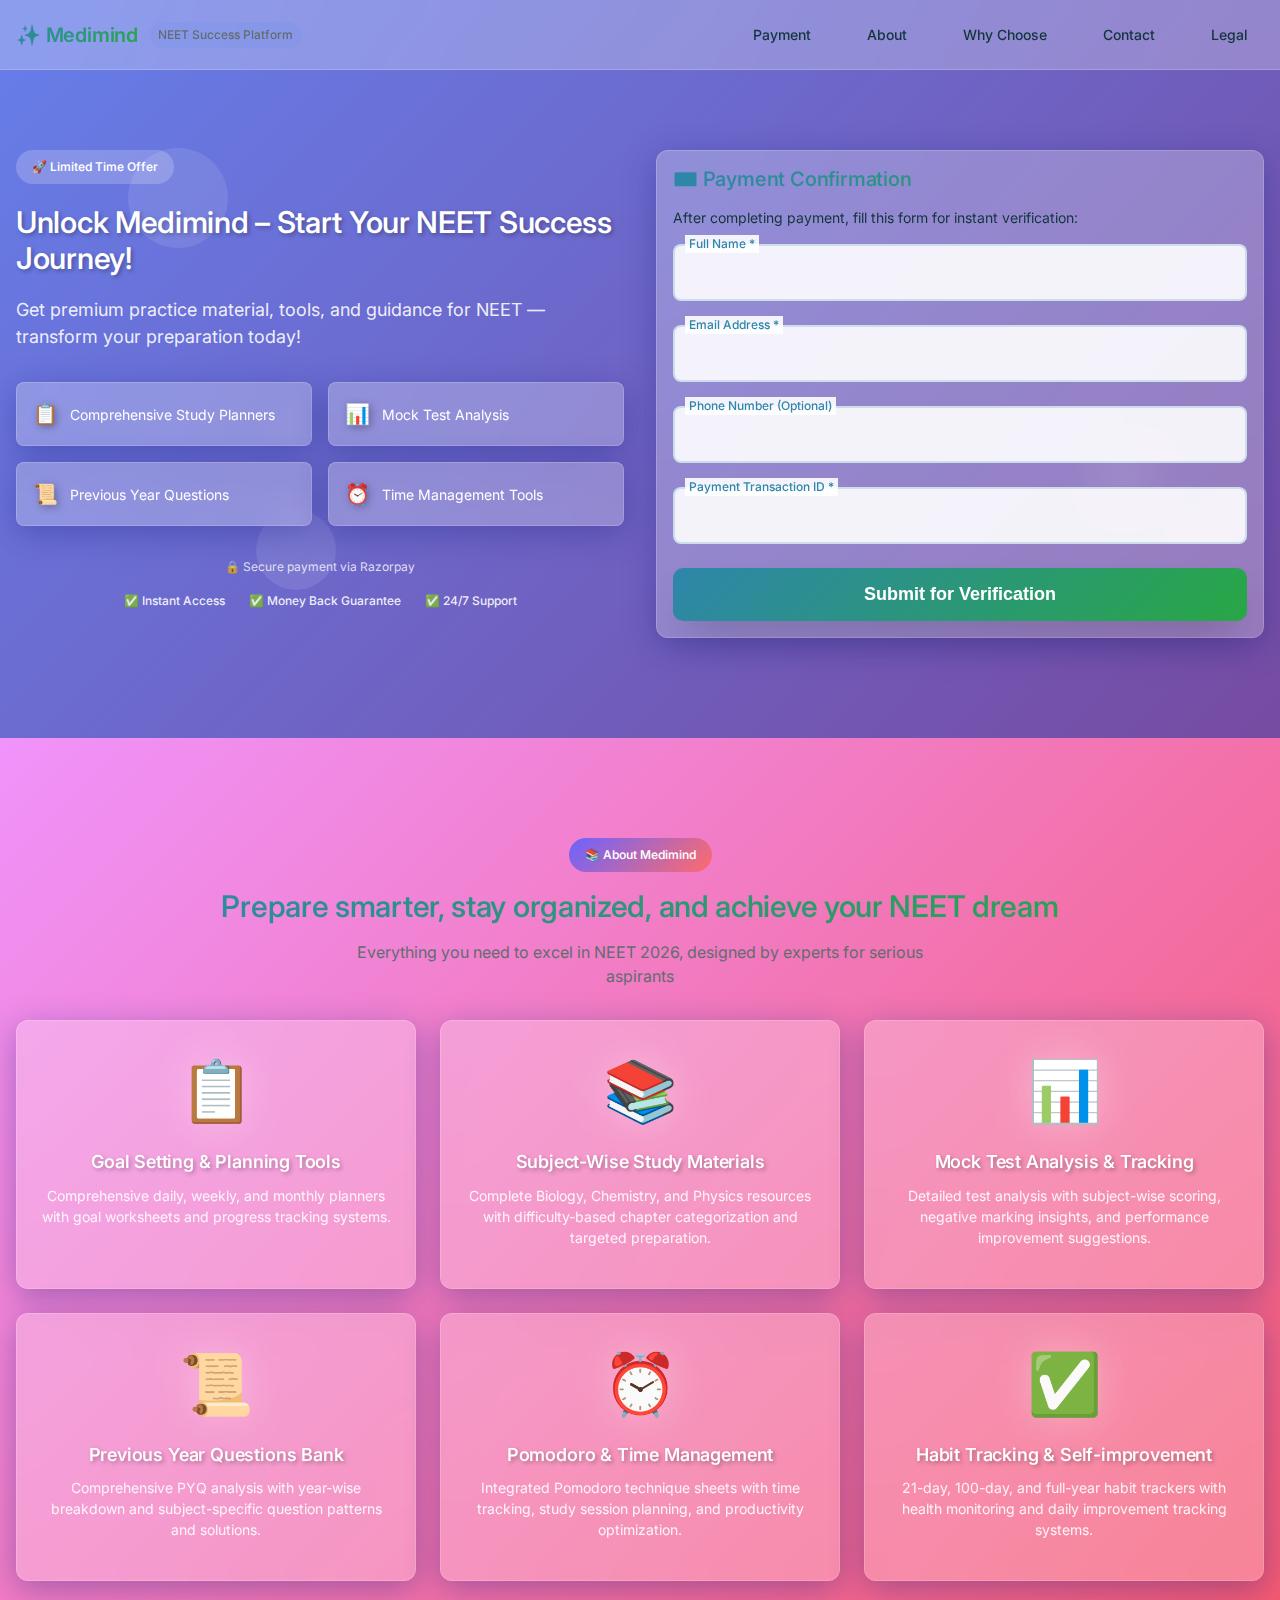
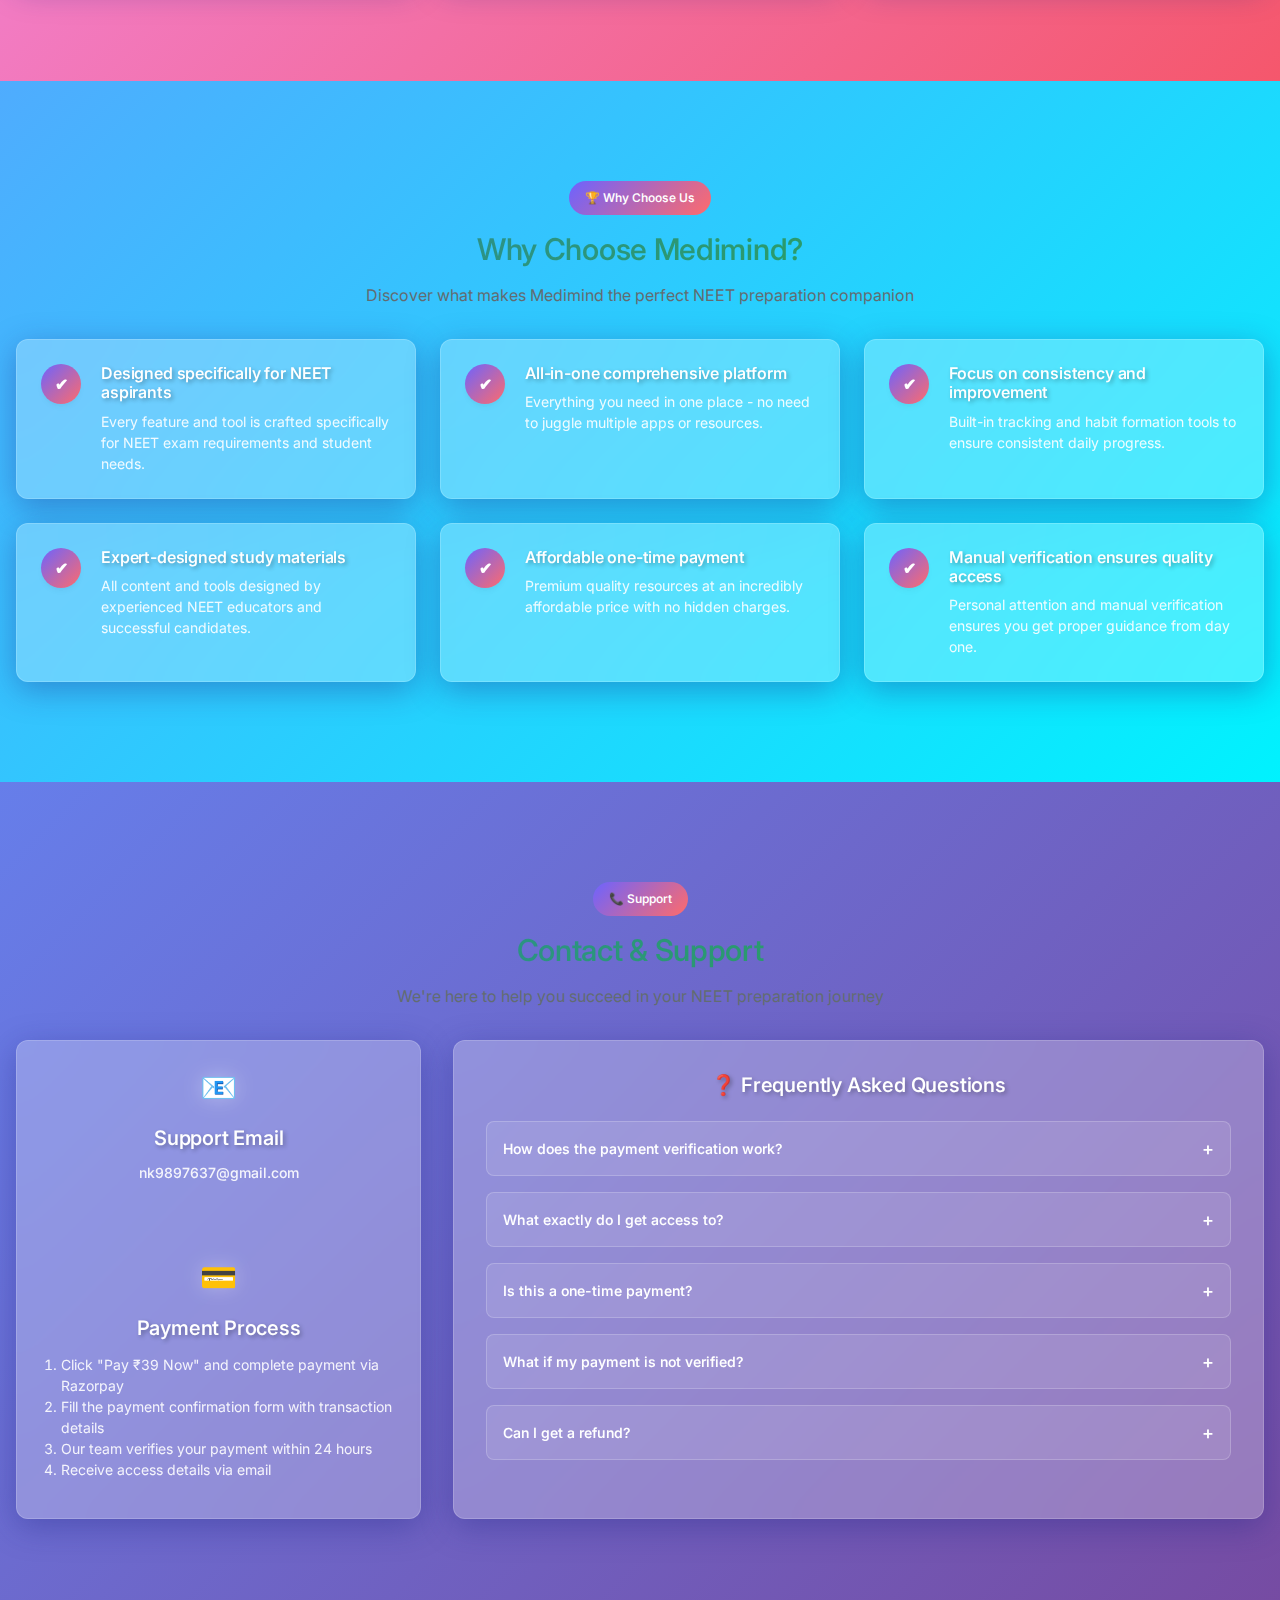
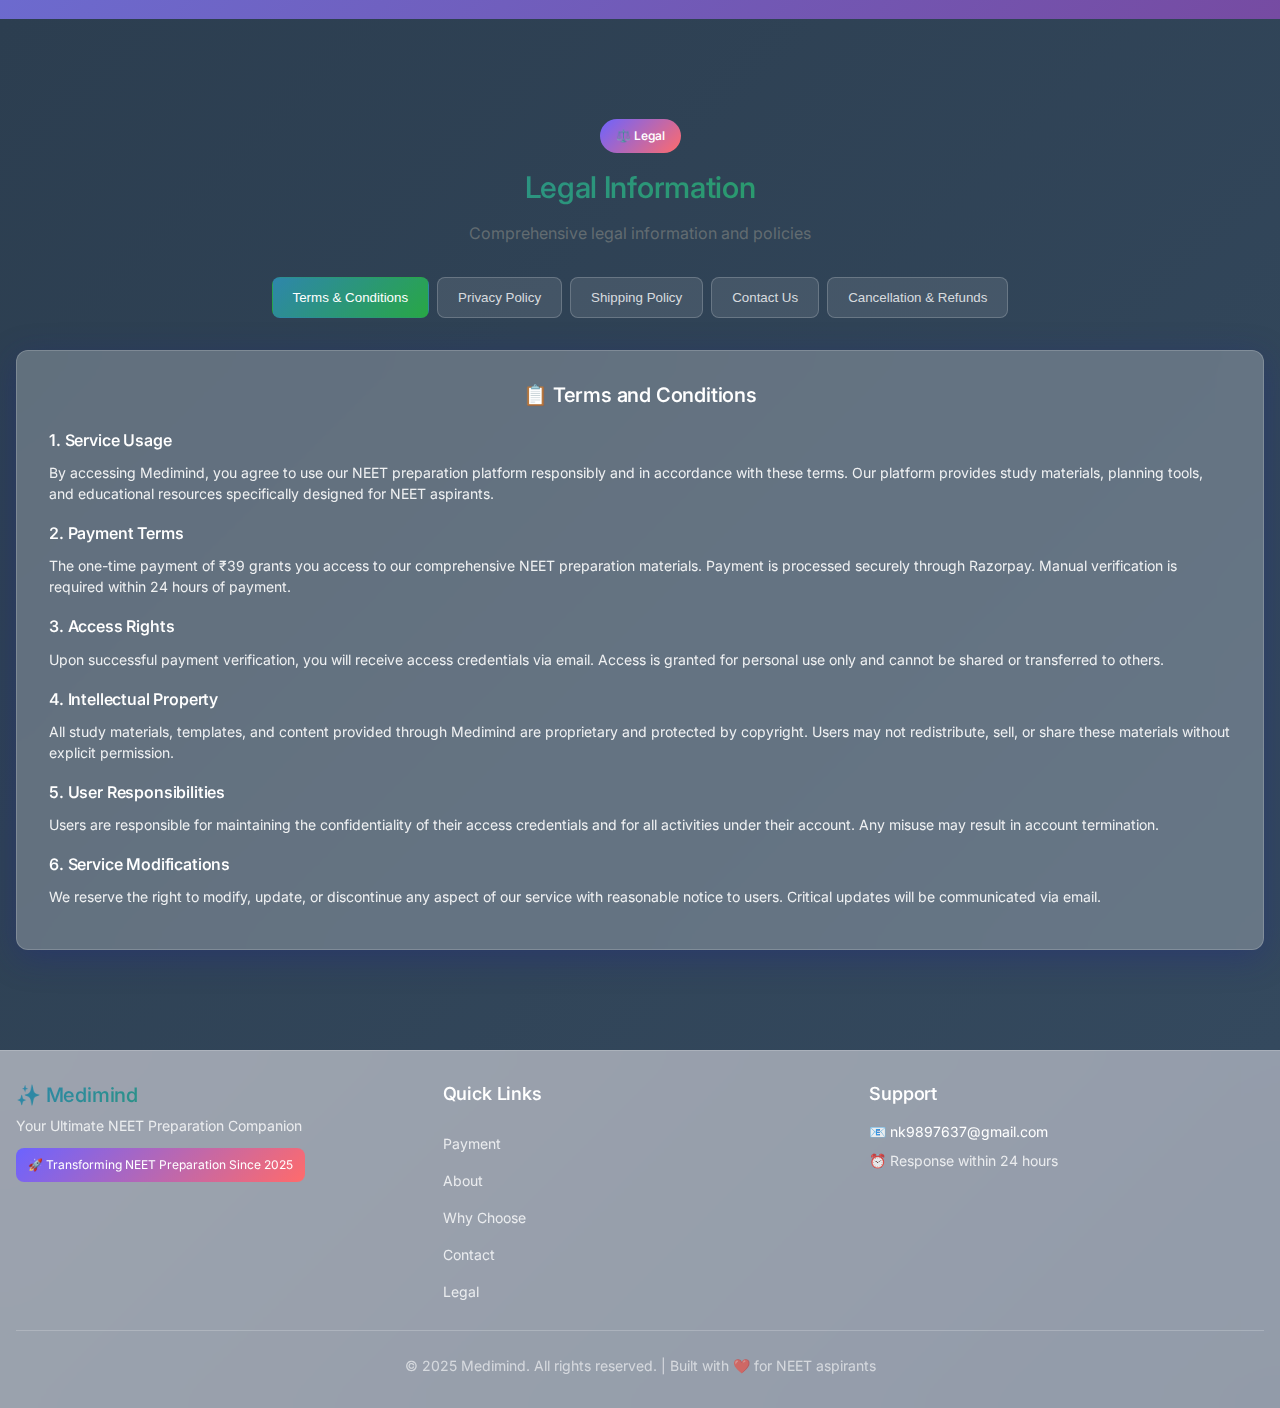
<file: index.html>
<!DOCTYPE html>
<html lang="en">
<head>
    <meta charset="UTF-8">
    <meta name="viewport" content="width=device-width, initial-scale=1.0">
    <title>Medimind - Your Ultimate NEET Preparation Companion</title>
    <meta name="description" content="Unlock Medimind's comprehensive NEET preparation platform with premium study materials, mock tests, and expert guidance for just ₹29.">
    <link rel="stylesheet" href="style.css">
    <link rel="preconnect" href="https://fonts.googleapis.com">
    <link rel="preconnect" href="https://fonts.gstatic.com" crossorigin>
    <link href="https://fonts.googleapis.com/css2?family=Inter:wght@300;400;500;600;700&display=swap" rel="stylesheet">
</head>
<body>
    <!-- Floating Particles Background -->
    <div class="particles-container">
        <div class="particle"></div>
        <div class="particle"></div>
        <div class="particle"></div>
        <div class="particle"></div>
        <div class="particle"></div>
        <div class="particle"></div>
    </div>

    <!-- Navigation -->
    <nav class="navbar">
        <div class="container">
            <div class="navbar-brand">
                <h2>✨ Medimind</h2>
                <span class="tagline">NEET Success Platform</span>
            </div>
            <div class="navbar-menu">
                <a href="#payment" class="nav-link">Payment</a>
                <a href="#about" class="nav-link">About</a>
                <a href="#why-choose" class="nav-link">Why Choose</a>
                <a href="#contact" class="nav-link">Contact</a>
                <a href="#legal" class="nav-link">Legal</a>
            </div>
            <div class="mobile-menu-toggle">
                <span></span>
                <span></span>
                <span></span>
            </div>
        </div>
    </nav>

    <!-- Mobile Menu -->
    <div class="mobile-menu hidden">
        <div class="mobile-menu-content">
            <a href="#payment" class="mobile-nav-link">Payment</a>
            <a href="#about" class="mobile-nav-link">About</a>
            <a href="#why-choose" class="mobile-nav-link">Why Choose</a>
            <a href="#contact" class="mobile-nav-link">Contact</a>
            <a href="#legal" class="mobile-nav-link">Legal</a>
        </div>
    </div>

    <!-- Payment Section (Main Hero) -->
    <section id="payment" class="payment-section">
        <div class="floating-shapes">
            <div class="shape shape-1"></div>
            <div class="shape shape-2"></div>
            <div class="shape shape-3"></div>
        </div>
        <div class="container">
            <div class="payment-hero">
                <div class="hero-content">
                    <div class="hero-badge">🚀 Limited Time Offer</div>
                    <h1>Unlock Medimind – Start Your NEET Success Journey!</h1>
                    <p class="hero-subtitle">Get premium practice material, tools, and guidance for NEET — transform your preparation today!</p>
                    
                    <div class="benefits-showcase">
                        <div class="benefit-item glassmorphism">
                            <span class="benefit-icon">📋</span>
                            <span>Comprehensive Study Planners</span>
                        </div>
                        <div class="benefit-item glassmorphism">
                            <span class="benefit-icon">📊</span>
                            <span>Mock Test Analysis</span>
                        </div>
                        <div class="benefit-item glassmorphism">
                            <span class="benefit-icon">📜</span>
                            <span>Previous Year Questions</span>
                        </div>
                        <div class="benefit-item glassmorphism">
                            <span class="benefit-icon">⏰</span>
                            <span>Time Management Tools</span>
                        </div>
                    </div>

                    <div class="payment-cta">
                        <form><script src="https://checkout.razorpay.com/v1/payment-button.js" data-payment_button_id="pl_R525jriFXc5cMi" async> </script> </form>
                        <p class="payment-note">🔒 Secure payment via Razorpay</p>
                        <div class="trust-indicators">
                            <span class="trust-item">✅ Instant Access</span>
                            <span class="trust-item">✅ Money Back Guarantee</span>
                            <span class="trust-item">✅ 24/7 Support</span>
                        </div>
                    </div>
                </div>

                <div class="payment-form-section">
                    <div class="glassmorphism payment-form-card">
                        <div class="card__body">
                            <h3>💳 Payment Confirmation</h3>
                            <p>After completing payment, fill this form for instant verification:</p>
                            
                            <form action="https://formspree.io/f/meozndqk" method="POST" class="payment-form">
                                <div class="form-group floating-label">
                                    <input type="text" id="name" name="name" class="form-control" required>
                                    <label for="name" class="form-label">Full Name *</label>
                                </div>
                                
                                <div class="form-group floating-label">
                                    <input type="email" id="email" name="email" class="form-control" required>
                                    <label for="email" class="form-label">Email Address *</label>
                                </div>
                                
                                <div class="form-group floating-label">
                                    <input type="tel" id="phone" name="phone" class="form-control">
                                    <label for="phone" class="form-label">Phone Number (Optional)</label>
                                </div>
                                
                                <div class="form-group floating-label">
                                    <input type="text" id="transaction" name="transaction_id" class="form-control" required>
                                    <label for="transaction" class="form-label">Payment Transaction ID *</label>
                                </div>
                                
                                <button type="submit" class="btn-premium btn--full-width">
                                    <span class="btn-text">Submit for Verification</span>
                                    <span class="btn-shine"></span>
                                </button>
                            </form>
                            
                            <div class="verification-message glassmorphism">
                                <div class="success-icon">✨</div>
                                <strong>Manual Verification Process:</strong> Thank you for your payment! Our team will contact you within 24 hours to give you access to the Medimind app and website.
                            </div>
                        </div>
                    </div>
                </div>
            </div>
        </div>
    </section>

    <!-- About Medimind Section -->
    <section id="about" class="about-section">
        <div class="container">
            <div class="section-header">
                <div class="section-badge">📚 About Medimind</div>
                <h2>Prepare smarter, stay organized, and achieve your NEET dream</h2>
                <p>Everything you need to excel in NEET 2026, designed by experts for serious aspirants</p>
            </div>
            
            <div class="features-grid">
                <div class="feature-card glassmorphism">
                    <div class="feature-icon gradient-icon">📋</div>
                    <h3>Goal Setting & Planning Tools</h3>
                    <p>Comprehensive daily, weekly, and monthly planners with goal worksheets and progress tracking systems.</p>
                    <div class="feature-highlight"></div>
                </div>
                
                <div class="feature-card glassmorphism">
                    <div class="feature-icon gradient-icon">📚</div>
                    <h3>Subject-Wise Study Materials</h3>
                    <p>Complete Biology, Chemistry, and Physics resources with difficulty-based chapter categorization and targeted preparation.</p>
                    <div class="feature-highlight"></div>
                </div>
                
                <div class="feature-card glassmorphism">
                    <div class="feature-icon gradient-icon">📊</div>
                    <h3>Mock Test Analysis & Tracking</h3>
                    <p>Detailed test analysis with subject-wise scoring, negative marking insights, and performance improvement suggestions.</p>
                    <div class="feature-highlight"></div>
                </div>
                
                <div class="feature-card glassmorphism">
                    <div class="feature-icon gradient-icon">📜</div>
                    <h3>Previous Year Questions Bank</h3>
                    <p>Comprehensive PYQ analysis with year-wise breakdown and subject-specific question patterns and solutions.</p>
                    <div class="feature-highlight"></div>
                </div>
                
                <div class="feature-card glassmorphism">
                    <div class="feature-icon gradient-icon">⏰</div>
                    <h3>Pomodoro & Time Management</h3>
                    <p>Integrated Pomodoro technique sheets with time tracking, study session planning, and productivity optimization.</p>
                    <div class="feature-highlight"></div>
                </div>
                
                <div class="feature-card glassmorphism">
                    <div class="feature-icon gradient-icon">✅</div>
                    <h3>Habit Tracking & Self-improvement</h3>
                    <p>21-day, 100-day, and full-year habit trackers with health monitoring and daily improvement tracking systems.</p>
                    <div class="feature-highlight"></div>
                </div>
            </div>
        </div>
    </section>

    <!-- Why Choose Medimind Section -->
    <section id="why-choose" class="why-choose-section">
        <div class="container">
            <div class="section-header">
                <div class="section-badge">🏆 Why Choose Us</div>
                <h2>Why Choose Medimind?</h2>
                <p>Discover what makes Medimind the perfect NEET preparation companion</p>
            </div>
            
            <div class="benefits-grid">
                <div class="benefit-card glassmorphism">
                    <div class="benefit-check gradient-check">✔</div>
                    <div class="benefit-content">
                        <h3>Designed specifically for NEET aspirants</h3>
                        <p>Every feature and tool is crafted specifically for NEET exam requirements and student needs.</p>
                    </div>
                </div>
                
                <div class="benefit-card glassmorphism">
                    <div class="benefit-check gradient-check">✔</div>
                    <div class="benefit-content">
                        <h3>All-in-one comprehensive platform</h3>
                        <p>Everything you need in one place - no need to juggle multiple apps or resources.</p>
                    </div>
                </div>
                
                <div class="benefit-card glassmorphism">
                    <div class="benefit-check gradient-check">✔</div>
                    <div class="benefit-content">
                        <h3>Focus on consistency and improvement</h3>
                        <p>Built-in tracking and habit formation tools to ensure consistent daily progress.</p>
                    </div>
                </div>
                
                <div class="benefit-card glassmorphism">
                    <div class="benefit-check gradient-check">✔</div>
                    <div class="benefit-content">
                        <h3>Expert-designed study materials</h3>
                        <p>All content and tools designed by experienced NEET educators and successful candidates.</p>
                    </div>
                </div>
                
                <div class="benefit-card glassmorphism">
                    <div class="benefit-check gradient-check">✔</div>
                    <div class="benefit-content">
                        <h3>Affordable one-time payment</h3>
                        <p>Premium quality resources at an incredibly affordable price with no hidden charges.</p>
                    </div>
                </div>
                
                <div class="benefit-card glassmorphism">
                    <div class="benefit-check gradient-check">✔</div>
                    <div class="benefit-content">
                        <h3>Manual verification ensures quality access</h3>
                        <p>Personal attention and manual verification ensures you get proper guidance from day one.</p>
                    </div>
                </div>
            </div>
        </div>
    </section>

    <!-- Contact & Support Section -->
    <section id="contact" class="contact-section">
        <div class="container">
            <div class="section-header">
                <div class="section-badge">📞 Support</div>
                <h2>Contact & Support</h2>
                <p>We're here to help you succeed in your NEET preparation journey</p>
            </div>
            
            <div class="contact-content">
                <div class="contact-info glassmorphism">
                    <div class="contact-item">
                        <div class="contact-icon">📧</div>
                        <h3>Support Email</h3>
                        <a href="mailto:nk9897637@gmail.com">nk9897637@gmail.com</a>
                    </div>
                    
                    <div class="contact-item">
                        <div class="contact-icon">💳</div>
                        <h3>Payment Process</h3>
                        <ol>
                            <li>Click "Pay ₹39 Now" and complete payment via Razorpay</li>
                            <li>Fill the payment confirmation form with transaction details</li>
                            <li>Our team verifies your payment within 24 hours</li>
                            <li>Receive access details via email</li>
                        </ol>
                    </div>
                </div>
                
                <div class="faq-section glassmorphism">
                    <h3>❓ Frequently Asked Questions</h3>
                    
                    <div class="faq-item">
                        <div class="faq-question">How does the payment verification work?</div>
                        <div class="faq-answer">After you complete the ₹39 payment, fill out the confirmation form with your transaction details. Our team manually verifies each payment within 24 hours and sends access details to your registered email.</div>
                    </div>
                    
                    <div class="faq-item">
                        <div class="faq-question">What exactly do I get access to?</div>
                        <div class="faq-answer">You'll get access to comprehensive NEET preparation materials including study planners, subject-wise resources, mock test analysis tools, PYQ banks, habit trackers, and exclusive planning templates.</div>
                    </div>
                    
                    <div class="faq-item">
                        <div class="faq-question">Is this a one-time payment?</div>
                        <div class="faq-answer">Yes, this is a special one-time payment of ₹29 for limited access. No recurring charges or hidden fees.</div>
                    </div>
                    
                    <div class="faq-item">
                        <div class="faq-question">What if my payment is not verified?</div>
                        <div class="faq-answer">If there's any issue with verification, we'll contact you within 24 hours. For technical support, email us at nk9897637@gmail.com with your transaction details.</div>
                    </div>
                    
                    <div class="faq-item">
                        <div class="faq-question">Can I get a refund?</div>
                        <div class="faq-answer">Due to the digital nature and low cost of the product, refunds are processed only in case of technical errors or double payments. Contact support within 48 hours if needed.</div>
                    </div>
                </div>
            </div>
        </div>
    </section>

    <!-- Legal Pages Section -->
    <section id="legal" class="legal-section">
        <div class="container">
            <div class="section-header">
                <div class="section-badge">⚖️ Legal</div>
                <h2>Legal Information</h2>
                <p>Comprehensive legal information and policies</p>
            </div>
            
            <div class="legal-navigation">
                <button class="legal-tab active" data-tab="terms">Terms & Conditions</button>
                <button class="legal-tab" data-tab="privacy">Privacy Policy</button>
                <button class="legal-tab" data-tab="shipping">Shipping Policy</button>
                <button class="legal-tab" data-tab="contact-legal">Contact Us</button>
                <button class="legal-tab" data-tab="refunds">Cancellation & Refunds</button>
            </div>
            
            <div class="legal-content glassmorphism">
                <!-- Terms and Conditions -->
                <div class="legal-page active" id="terms">
                    <h3>📋 Terms and Conditions</h3>
                    <div class="legal-text">
                        <h4>1. Service Usage</h4>
                        <p>By accessing Medimind, you agree to use our NEET preparation platform responsibly and in accordance with these terms. Our platform provides study materials, planning tools, and educational resources specifically designed for NEET aspirants.</p>
                        
                        <h4>2. Payment Terms</h4>
                        <p>The one-time payment of ₹39 grants you access to our comprehensive NEET preparation materials. Payment is processed securely through Razorpay. Manual verification is required within 24 hours of payment.</p>
                        
                        <h4>3. Access Rights</h4>
                        <p>Upon successful payment verification, you will receive access credentials via email. Access is granted for personal use only and cannot be shared or transferred to others.</p>
                        
                        <h4>4. Intellectual Property</h4>
                        <p>All study materials, templates, and content provided through Medimind are proprietary and protected by copyright. Users may not redistribute, sell, or share these materials without explicit permission.</p>
                        
                        <h4>5. User Responsibilities</h4>
                        <p>Users are responsible for maintaining the confidentiality of their access credentials and for all activities under their account. Any misuse may result in account termination.</p>
                        
                        <h4>6. Service Modifications</h4>
                        <p>We reserve the right to modify, update, or discontinue any aspect of our service with reasonable notice to users. Critical updates will be communicated via email.</p>
                    </div>
                </div>

                <!-- Privacy Policy -->
                <div class="legal-page" id="privacy">
                    <h3>🔒 Privacy Policy</h3>
                    <div class="legal-text">
                        <h4>1. Information Collection</h4>
                        <p>We collect personal information including name, email address, and phone number (optional) during the registration and payment process. Payment transaction details are collected for verification purposes only.</p>
                        
                        <h4>2. Information Usage</h4>
                        <p>Your information is used to provide access to our platform, verify payments, send important updates, and provide customer support. We do not use your information for marketing without explicit consent.</p>
                        
                        <h4>3. Data Protection</h4>
                        <p>We implement industry-standard security measures to protect your personal information. Your data is stored securely and is never shared with third parties except as required for payment processing.</p>
                        
                        <h4>4. Cookies and Tracking</h4>
                        <p>Our website uses minimal cookies for essential functionality and user experience improvement. We do not use tracking cookies for advertising purposes.</p>
                        
                        <h4>5. Data Retention</h4>
                        <p>We retain your information only as long as necessary to provide our services and comply with legal requirements. You may request data deletion by contacting our support team.</p>
                        
                        <h4>6. Contact for Privacy Concerns</h4>
                        <p>For any privacy-related questions or concerns, please contact us at nk9897637@gmail.com. We are committed to addressing your privacy concerns promptly.</p>
                    </div>
                </div>

                <!-- Shipping Policy -->
                <div class="legal-page" id="shipping">
                    <h3>📦 Shipping Policy</h3>
                    <div class="legal-text">
                        <h4>1. Digital Product Delivery</h4>
                        <p>Medimind offers exclusively digital products. No physical items are shipped. All study materials, templates, and resources are provided through digital access to our platform.</p>
                        
                        <h4>2. Delivery Timeline</h4>
                        <p>Digital access is provided within 24 hours of payment verification. You will receive access credentials and instructions via email to the address provided during registration.</p>
                        
                        <h4>3. Access Instructions</h4>
                        <p>After payment verification, you will receive detailed instructions on how to access your Medimind account, download materials, and utilize all available features.</p>
                        
                        <h4>4. Technical Requirements</h4>
                        <p>Users need a device with internet connectivity and basic document viewing capabilities (PDF reader). Most materials are accessible via web browser on any modern device.</p>
                        
                        <h4>5. Delivery Confirmation</h4>
                        <p>Delivery is considered complete when access credentials are sent to your registered email address. Please check spam/junk folders if you don't receive our email within 24 hours.</p>
                        
                        <h4>6. Support for Access Issues</h4>
                        <p>If you experience any difficulties accessing your materials, please contact our support team immediately at nk9897637@gmail.com for prompt assistance.</p>
                    </div>
                </div>

                <!-- Contact Us -->
                <div class="legal-page" id="contact-legal">
                    <h3>📞 Contact Us</h3>
                    <div class="legal-text">
                        <h4>Primary Support Channel</h4>
                        <p><strong>Email:</strong> nk9897637@gmail.com</p>
                        <p><strong>Response Time:</strong> Within 24 hours for all inquiries</p>
                        
                        <h4>Support Hours</h4>
                        <p>Our support team operates Monday to Sunday, responding to all emails within 24 hours. For urgent payment-related issues, please mention "URGENT - PAYMENT" in your subject line.</p>
                        
                        <h4>What to Include in Your Message</h4>
                        <ul>
                            <li>Your full name and registered email address</li>
                            <li>Transaction ID (for payment-related queries)</li>
                            <li>Detailed description of your issue or question</li>
                            <li>Screenshots if applicable (for technical issues)</li>
                        </ul>
                        
                        <h4>Common Query Types</h4>
                        <ul>
                            <li>Payment verification and access issues</li>
                            <li>Technical support for platform access</li>
                            <li>Questions about study materials and features</li>
                            <li>Account-related inquiries</li>
                            <li>Refund requests and processing</li>
                        </ul>
                        
                        <h4>Quality Assurance</h4>
                        <p>We are committed to providing excellent customer service. All inquiries are handled personally with care and attention to ensure your success in NEET preparation.</p>
                    </div>
                </div>

                <!-- Cancellation and Refunds -->
                <div class="legal-page" id="refunds">
                    <h3>💰 Cancellation and Refunds</h3>
                    <div class="legal-text">
                        <h4>1. Refund Policy Overview</h4>
                        <p>Due to the digital nature and extremely affordable pricing (₹29) of our product, refunds are limited to specific circumstances outlined below.</p>
                        
                        <h4>2. Eligible Refund Scenarios</h4>
                        <ul>
                            <li>Technical errors preventing access after payment verification</li>
                            <li>Double payment due to technical glitches</li>
                            <li>Payment processed but service not delivered within 48 hours</li>
                            <li>Significant service disruption preventing platform access</li>
                        </ul>
                        
                        <h4>3. Non-Refundable Scenarios</h4>
                        <ul>
                            <li>Change of mind after accessing materials</li>
                            <li>Dissatisfaction with content (due to preview availability)</li>
                            <li>Personal circumstances preventing study</li>
                            <li>Requests made after 7 days of access provision</li>
                        </ul>
                        
                        <h4>4. Refund Process</h4>
                        <p>To request a refund, email nk9897637@gmail.com within 48 hours of payment with your transaction details and reason for refund. We will review and respond within 24 hours.</p>
                        
                        <h4>5. Processing Timeline</h4>
                        <p>Approved refunds are processed within 5-7 business days through the original payment method. You will receive confirmation once the refund is initiated.</p>
                        
                        <h4>6. Alternative Solutions</h4>
                        <p>Before processing refunds, we work with users to resolve any technical issues or concerns. Our goal is to ensure every student has access to quality NEET preparation resources.</p>
                    </div>
                </div>
            </div>
        </div>
    </section>

    <!-- Footer -->
    <footer class="footer glassmorphism-footer">
        <div class="container">
            <div class="footer-content">
                <div class="footer-brand">
                    <h3>✨ Medimind</h3>
                    <p>Your Ultimate NEET Preparation Companion</p>
                    <div class="footer-social">
                        <span>🚀 Transforming NEET Preparation Since 2025</span>
                    </div>
                </div>
                <div class="footer-links">
                    <h4>Quick Links</h4>
                    <a href="#payment">Payment</a>
                    <a href="#about">About</a>
                    <a href="#why-choose">Why Choose</a>
                    <a href="#contact">Contact</a>
                    <a href="#legal">Legal</a>
                </div>
                <div class="footer-contact">
                    <h4>Support</h4>
                    <p>📧 <a href="mailto:nk9897637@gmail.com">nk9897637@gmail.com</a></p>
                    <p>⏰ Response within 24 hours</p>
                </div>
            </div>
            <div class="footer-bottom">
                <p>&copy; 2025 Medimind. All rights reserved. | Built with ❤️ for NEET aspirants</p>
            </div>
        </div>
    </footer>

    <script src="app.js"></script>
</body>
</html>
</file>
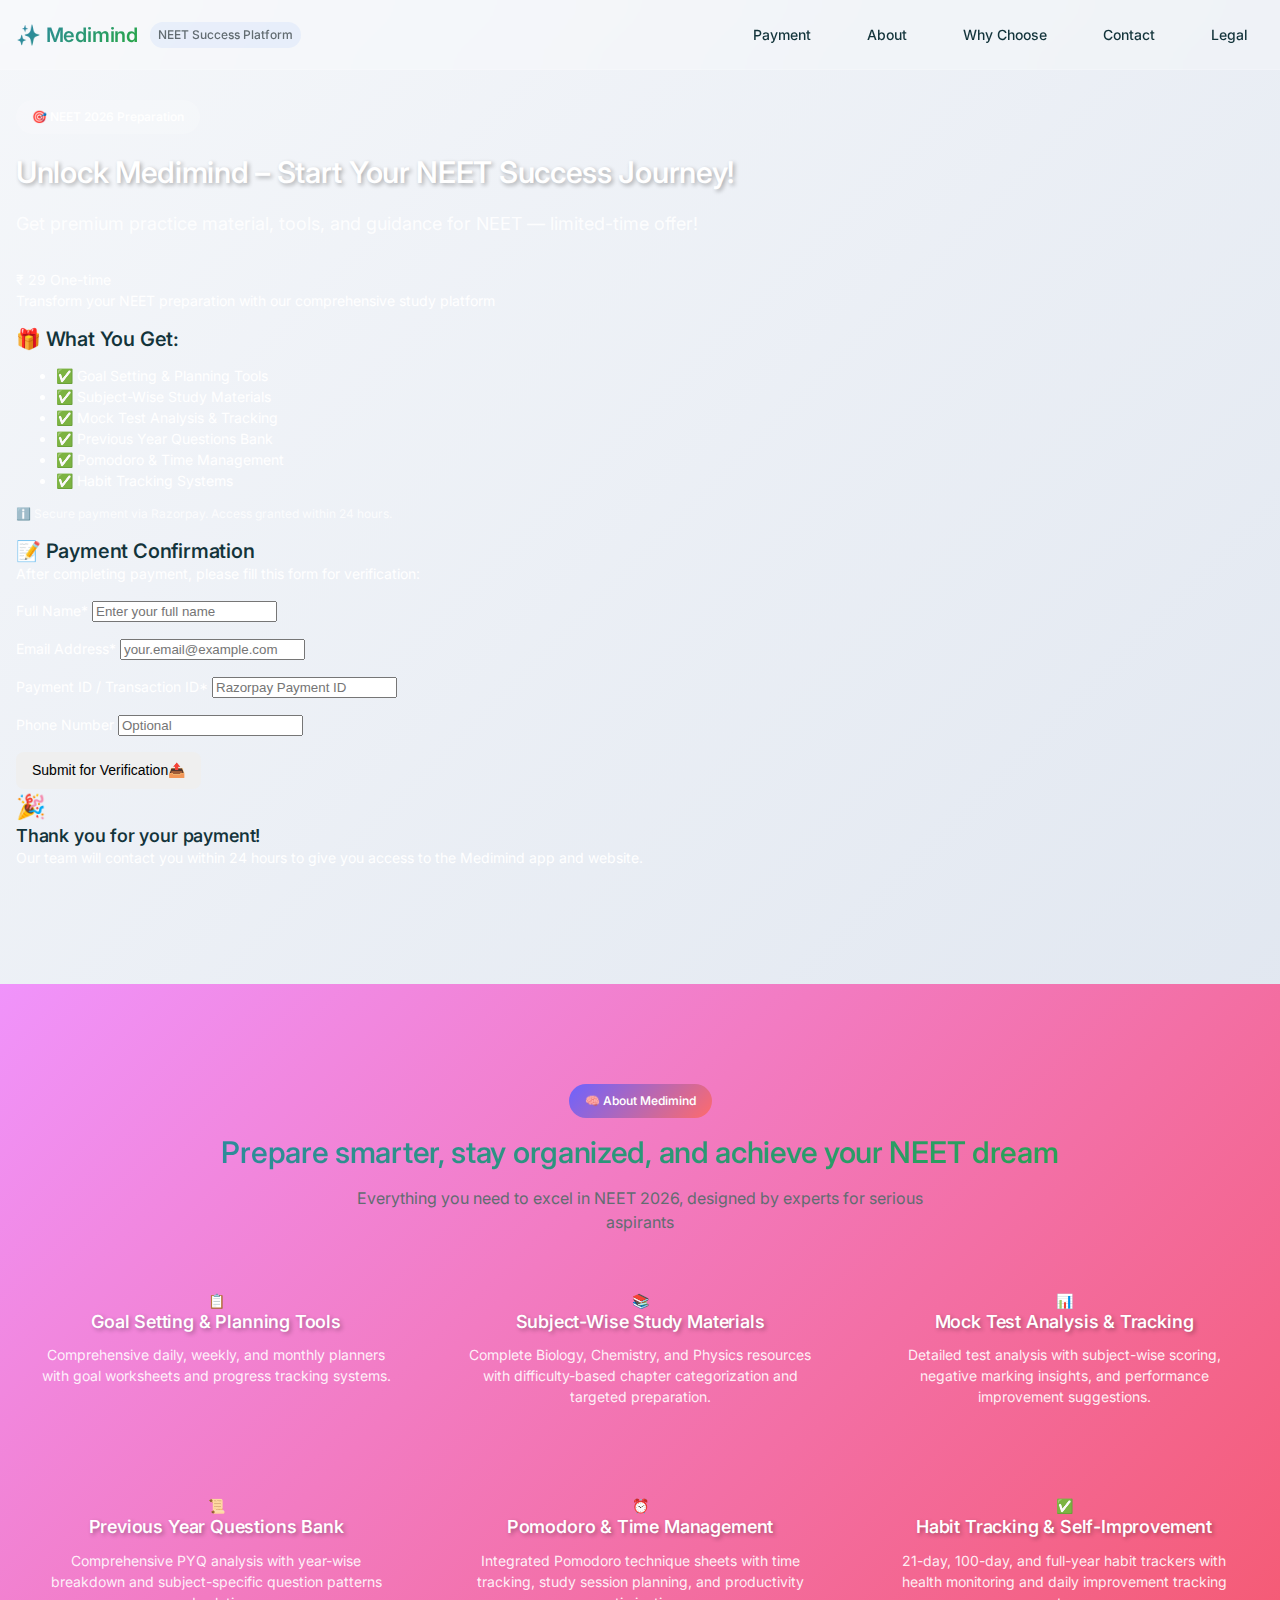
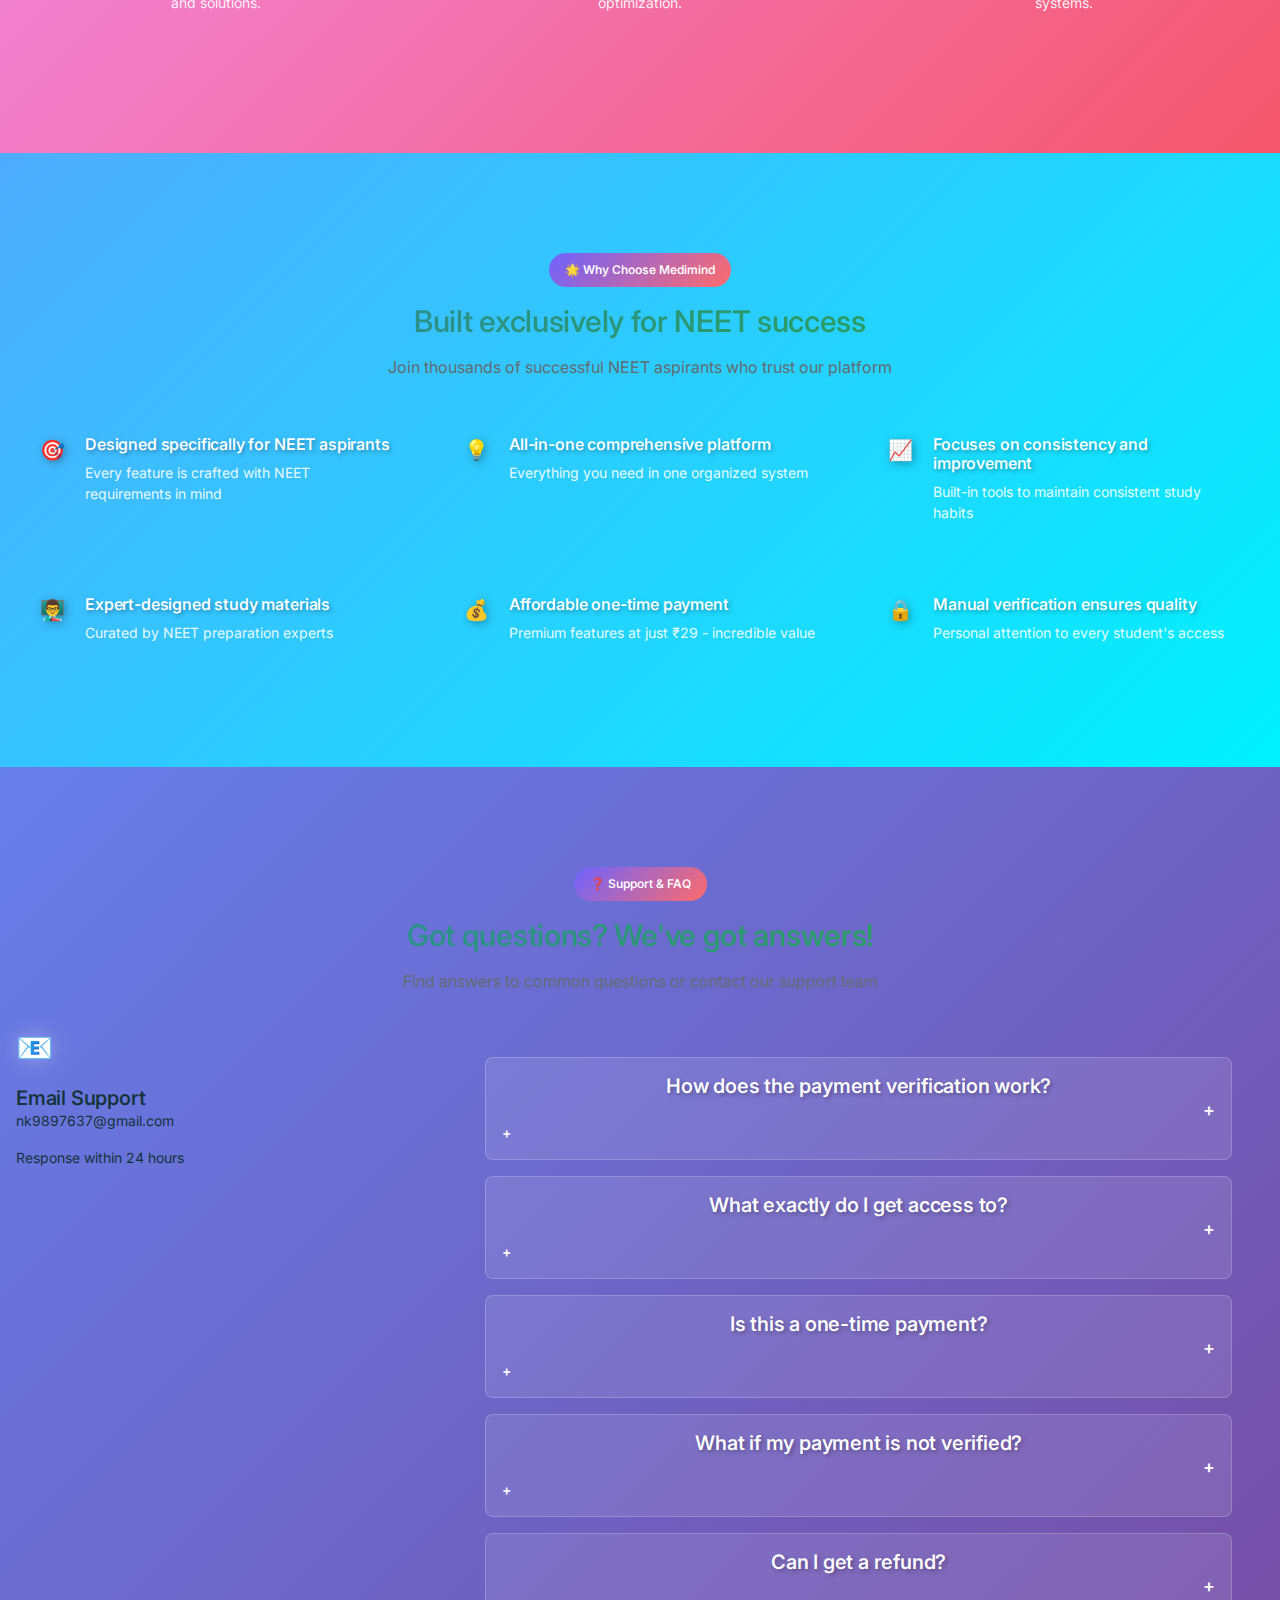
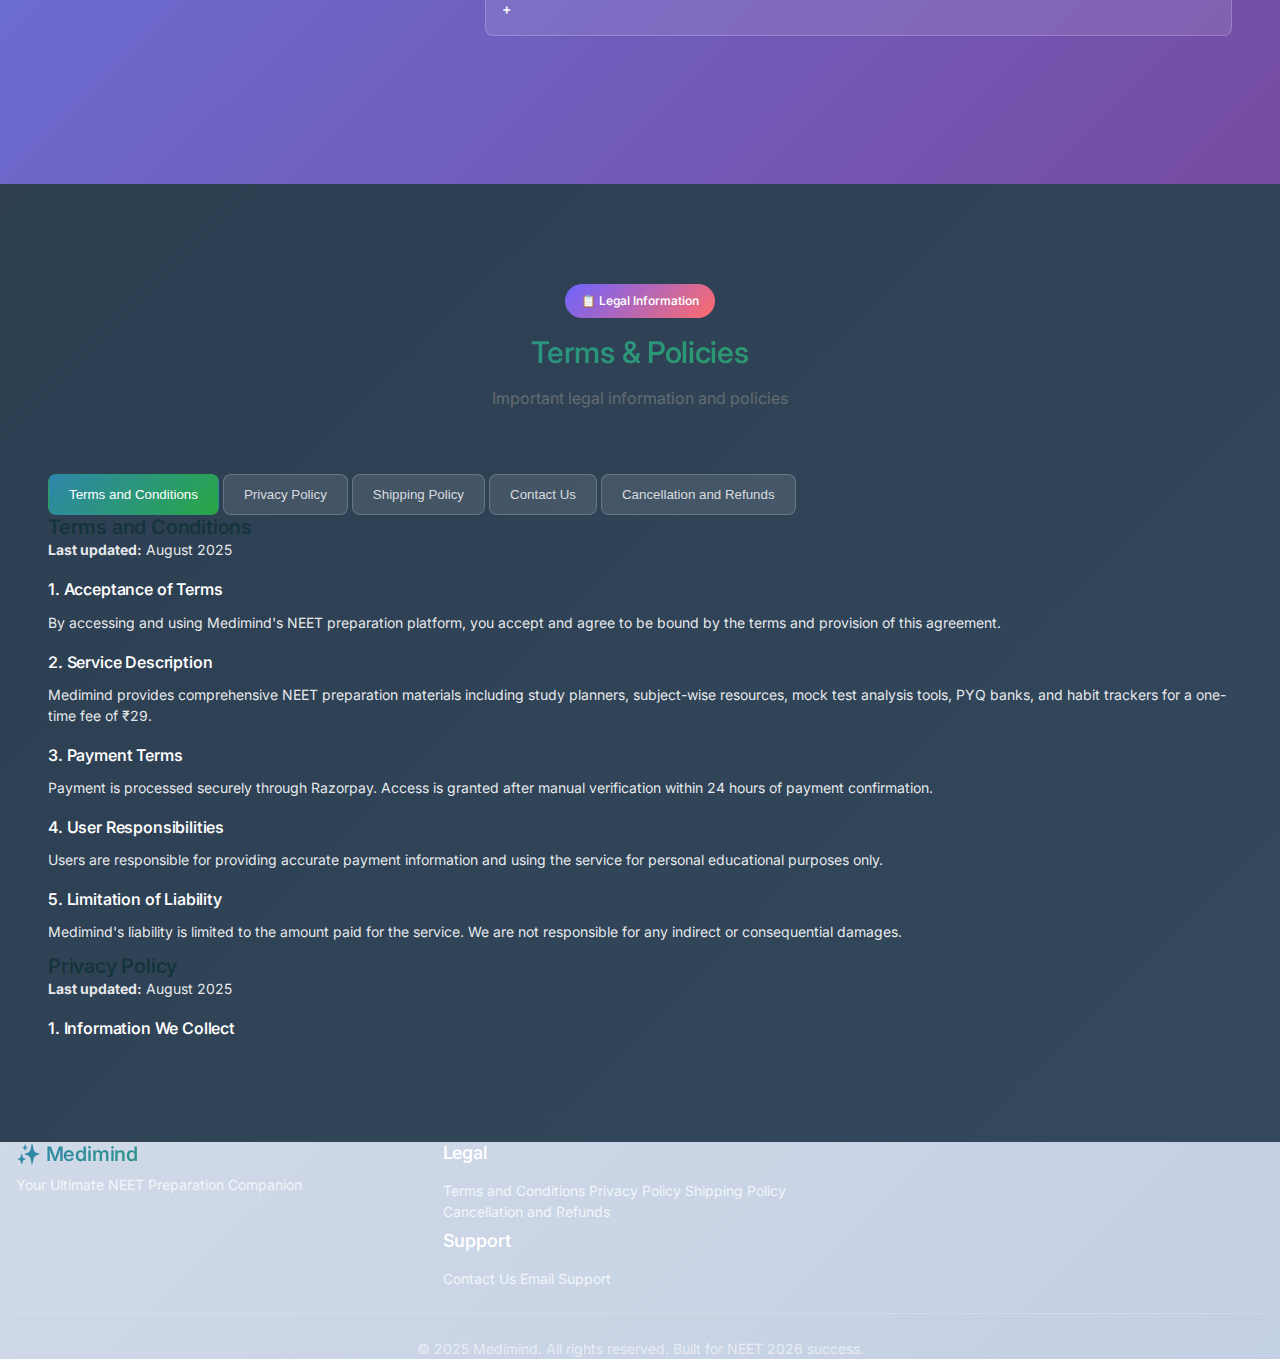
<file: index (3).html>
<!DOCTYPE html>
<html lang="en">
<head>
    <meta charset="UTF-8">
    <meta name="viewport" content="width=device-width, initial-scale=1.0">
    <title>Medimind - Your Ultimate NEET Preparation Companion</title>
    <meta name="description" content="Unlock Medimind's comprehensive NEET preparation platform with premium study materials, mock tests, and expert guidance for just ₹29.">
    <link rel="stylesheet" href="style.css">
    <link rel="preconnect" href="https://fonts.googleapis.com">
    <link rel="preconnect" href="https://fonts.gstatic.com" crossorigin>
    <link href="https://fonts.googleapis.com/css2?family=Inter:wght@300;400;500;600;700&display=swap" rel="stylesheet">
</head>
<body>
    <!-- Floating Particles Background -->
    <div class="particles-container">
        <div class="particle"></div>
        <div class="particle"></div>
        <div class="particle"></div>
        <div class="particle"></div>
        <div class="particle"></div>
        <div class="particle"></div>
    </div>

    <!-- Navigation -->
    <nav class="navbar">
        <div class="container">
            <div class="navbar-brand">
                <h2>✨ Medimind</h2>
                <span class="tagline">NEET Success Platform</span>
            </div>
            <div class="navbar-menu">
                <a href="#payment" class="nav-link">Payment</a>
                <a href="#about" class="nav-link">About</a>
                <a href="#why-choose" class="nav-link">Why Choose</a>
                <a href="#contact" class="nav-link">Contact</a>
                <a href="#legal" class="nav-link">Legal</a>
            </div>
            <div class="mobile-menu-toggle">
                <span></span>
                <span></span>
                <span></span>
            </div>
        </div>
    </nav>

    <!-- Mobile Menu -->
    <div class="mobile-menu hidden">
        <div class="mobile-menu-content">
            <a href="#payment" class="mobile-nav-link">Payment</a>
            <a href="#about" class="mobile-nav-link">About</a>
            <a href="#why-choose" class="mobile-nav-link">Why Choose</a>
            <a href="#contact" class="mobile-nav-link">Contact</a>
            <a href="#legal" class="mobile-nav-link">Legal</a>
        </div>
    </div>

    <!-- Hero/Payment Section -->
    <section id="payment" class="hero-section">
        <div class="container">
            <div class="hero-content">
                <div class="hero-badge">
                    <span class="badge-icon">🎯</span>
                    <span>NEET 2026 Preparation</span>
                </div>
                <h1 class="hero-title">Unlock Medimind – Start Your NEET Success Journey!</h1>
                <p class="hero-subtitle">Get premium practice material, tools, and guidance for NEET — limited-time offer!</p>
                
                <div class="payment-card">
                    <div class="payment-header">
                        <div class="price-display">
                            <span class="currency">₹</span>
                            <span class="amount">29</span>
                            <span class="period">One-time</span>
                        </div>
                        <div class="payment-description">
                            <p>Transform your NEET preparation with our comprehensive study platform</p>
                        </div>
                    </div>
                    
                    <div class="features-preview">
                        <h3>🎁 What You Get:</h3>
                        <ul class="features-list">
                            <li>✅ Goal Setting & Planning Tools</li>
                            <li>✅ Subject-Wise Study Materials</li>
                            <li>✅ Mock Test Analysis & Tracking</li>
                            <li>✅ Previous Year Questions Bank</li>
                            <li>✅ Pomodoro & Time Management</li>
                            <li>✅ Habit Tracking Systems</li>
                        </ul>
                    </div>
                    
                    <!-- Updated Payment Button -->
                    <div class="payment-button-container">
                        <form><script src="https://checkout.razorpay.com/v1/payment-button.js" data-payment_button_id="pl_R525jriFXc5cMi" async> </script> </form>
                    </div>
                    
                    <div class="payment-note">
                        <p class="note-text">
                            <span class="note-icon">ℹ️</span>
                            Secure payment via Razorpay. Access granted within 24 hours.
                        </p>
                    </div>
                </div>
                
                <!-- Payment Confirmation Form -->
                <div class="confirmation-section">
                    <h3>📝 Payment Confirmation</h3>
                    <p>After completing payment, please fill this form for verification:</p>
                    
                    <form class="confirmation-form" action="https://formspree.io/f/meozndqk" method="POST">
                        <div class="form-row">
                            <div class="form-group">
                                <label for="name">Full Name*</label>
                                <input type="text" id="name" name="name" required placeholder="Enter your full name">
                            </div>
                            <div class="form-group">
                                <label for="email">Email Address*</label>
                                <input type="email" id="email" name="email" required placeholder="your.email@example.com">
                            </div>
                        </div>
                        <div class="form-row">
                            <div class="form-group">
                                <label for="transaction_id">Payment ID / Transaction ID*</label>
                                <input type="text" id="transaction_id" name="transaction_id" required placeholder="Razorpay Payment ID">
                            </div>
                            <div class="form-group">
                                <label for="phone">Phone Number</label>
                                <input type="tel" id="phone" name="phone" placeholder="Optional">
                            </div>
                        </div>
                        <button type="submit" class="btn btn-submit">
                            <span class="btn-text">Submit for Verification</span>
                            <span class="btn-icon">📤</span>
                        </button>
                        
                        <div class="success-message">
                            <div class="success-content">
                                <span class="success-icon">🎉</span>
                                <h4>Thank you for your payment!</h4>
                                <p>Our team will contact you within 24 hours to give you access to the Medimind app and website.</p>
                            </div>
                        </div>
                    </form>
                </div>
            </div>
        </div>
    </section>

    <!-- About Medimind Section -->
    <section id="about" class="about-section">
        <div class="container">
            <div class="section-header">
                <div class="section-badge">
                    <span class="badge-icon">🧠</span>
                    <span>About Medimind</span>
                </div>
                <h2 class="section-title">Prepare smarter, stay organized, and achieve your NEET dream</h2>
                <p class="section-subtitle">Everything you need to excel in NEET 2026, designed by experts for serious aspirants</p>
            </div>
            
            <div class="features-grid">
                <div class="feature-card">
                    <div class="feature-icon">📋</div>
                    <div class="feature-content">
                        <h3>Goal Setting & Planning Tools</h3>
                        <p>Comprehensive daily, weekly, and monthly planners with goal worksheets and progress tracking systems.</p>
                    </div>
                </div>
                
                <div class="feature-card">
                    <div class="feature-icon">📚</div>
                    <div class="feature-content">
                        <h3>Subject-Wise Study Materials</h3>
                        <p>Complete Biology, Chemistry, and Physics resources with difficulty-based chapter categorization and targeted preparation.</p>
                    </div>
                </div>
                
                <div class="feature-card">
                    <div class="feature-icon">📊</div>
                    <div class="feature-content">
                        <h3>Mock Test Analysis & Tracking</h3>
                        <p>Detailed test analysis with subject-wise scoring, negative marking insights, and performance improvement suggestions.</p>
                    </div>
                </div>
                
                <div class="feature-card">
                    <div class="feature-icon">📜</div>
                    <div class="feature-content">
                        <h3>Previous Year Questions Bank</h3>
                        <p>Comprehensive PYQ analysis with year-wise breakdown and subject-specific question patterns and solutions.</p>
                    </div>
                </div>
                
                <div class="feature-card">
                    <div class="feature-icon">⏰</div>
                    <div class="feature-content">
                        <h3>Pomodoro & Time Management</h3>
                        <p>Integrated Pomodoro technique sheets with time tracking, study session planning, and productivity optimization.</p>
                    </div>
                </div>
                
                <div class="feature-card">
                    <div class="feature-icon">✅</div>
                    <div class="feature-content">
                        <h3>Habit Tracking & Self-Improvement</h3>
                        <p>21-day, 100-day, and full-year habit trackers with health monitoring and daily improvement tracking systems.</p>
                    </div>
                </div>
            </div>
        </div>
    </section>

    <!-- Why Choose Medimind Section -->
    <section id="why-choose" class="why-choose-section">
        <div class="container">
            <div class="section-header">
                <div class="section-badge">
                    <span class="badge-icon">🌟</span>
                    <span>Why Choose Medimind</span>
                </div>
                <h2 class="section-title">Built exclusively for NEET success</h2>
                <p class="section-subtitle">Join thousands of successful NEET aspirants who trust our platform</p>
            </div>
            
            <div class="benefits-grid">
                <div class="benefit-card">
                    <div class="benefit-icon">🎯</div>
                    <div class="benefit-content">
                        <h3>Designed specifically for NEET aspirants</h3>
                        <p>Every feature is crafted with NEET requirements in mind</p>
                    </div>
                </div>
                
                <div class="benefit-card">
                    <div class="benefit-icon">💡</div>
                    <div class="benefit-content">
                        <h3>All-in-one comprehensive platform</h3>
                        <p>Everything you need in one organized system</p>
                    </div>
                </div>
                
                <div class="benefit-card">
                    <div class="benefit-icon">📈</div>
                    <div class="benefit-content">
                        <h3>Focuses on consistency and improvement</h3>
                        <p>Built-in tools to maintain consistent study habits</p>
                    </div>
                </div>
                
                <div class="benefit-card">
                    <div class="benefit-icon">👨‍🏫</div>
                    <div class="benefit-content">
                        <h3>Expert-designed study materials</h3>
                        <p>Curated by NEET preparation experts</p>
                    </div>
                </div>
                
                <div class="benefit-card">
                    <div class="benefit-icon">💰</div>
                    <div class="benefit-content">
                        <h3>Affordable one-time payment</h3>
                        <p>Premium features at just ₹29 - incredible value</p>
                    </div>
                </div>
                
                <div class="benefit-card">
                    <div class="benefit-icon">🔒</div>
                    <div class="benefit-content">
                        <h3>Manual verification ensures quality</h3>
                        <p>Personal attention to every student's access</p>
                    </div>
                </div>
            </div>
        </div>
    </section>

    <!-- Contact & FAQ Section -->
    <section id="contact" class="contact-section">
        <div class="container">
            <div class="section-header">
                <div class="section-badge">
                    <span class="badge-icon">❓</span>
                    <span>Support & FAQ</span>
                </div>
                <h2 class="section-title">Got questions? We've got answers!</h2>
                <p class="section-subtitle">Find answers to common questions or contact our support team</p>
            </div>
            
            <div class="contact-content">
                <div class="contact-info">
                    <div class="contact-card">
                        <div class="contact-icon">📧</div>
                        <div class="contact-details">
                            <h3>Email Support</h3>
                            <p>nk9897637@gmail.com</p>
                            <span class="response-time">Response within 24 hours</span>
                        </div>
                    </div>
                </div>
                
                <div class="faq-section">
                    <div class="faq-list">
                        <div class="faq-item">
                            <div class="faq-question">
                                <h3>How does the payment verification work?</h3>
                                <span class="faq-toggle">+</span>
                            </div>
                            <div class="faq-answer">
                                <p>After you complete the ₹29 payment, fill out the confirmation form with your transaction details. Our team manually verifies each payment within 24 hours and sends access details to your registered email.</p>
                            </div>
                        </div>
                        
                        <div class="faq-item">
                            <div class="faq-question">
                                <h3>What exactly do I get access to?</h3>
                                <span class="faq-toggle">+</span>
                            </div>
                            <div class="faq-answer">
                                <p>You'll get access to comprehensive NEET preparation materials including study planners, subject-wise resources, mock test analysis tools, PYQ banks, habit trackers, and exclusive planning templates.</p>
                            </div>
                        </div>
                        
                        <div class="faq-item">
                            <div class="faq-question">
                                <h3>Is this a one-time payment?</h3>
                                <span class="faq-toggle">+</span>
                            </div>
                            <div class="faq-answer">
                                <p>Yes, this is a special one-time payment of ₹29 for limited access. No recurring charges or hidden fees.</p>
                            </div>
                        </div>
                        
                        <div class="faq-item">
                            <div class="faq-question">
                                <h3>What if my payment is not verified?</h3>
                                <span class="faq-toggle">+</span>
                            </div>
                            <div class="faq-answer">
                                <p>If there's any issue with verification, we'll contact you within 24 hours. For technical support, email us at nk9897637@gmail.com with your transaction details.</p>
                            </div>
                        </div>
                        
                        <div class="faq-item">
                            <div class="faq-question">
                                <h3>Can I get a refund?</h3>
                                <span class="faq-toggle">+</span>
                            </div>
                            <div class="faq-answer">
                                <p>Due to the digital nature and low cost of the product, refunds are processed only in case of technical errors or double payments. Contact support within 48 hours if needed.</p>
                            </div>
                        </div>
                    </div>
                </div>
            </div>
        </div>
    </section>

    <!-- Legal Section -->
    <section id="legal" class="legal-section">
        <div class="container">
            <div class="section-header">
                <div class="section-badge">
                    <span class="badge-icon">📋</span>
                    <span>Legal Information</span>
                </div>
                <h2 class="section-title">Terms & Policies</h2>
                <p class="section-subtitle">Important legal information and policies</p>
            </div>
            
            <div class="legal-content">
                <div class="legal-nav">
                    <button class="legal-tab active" data-tab="terms">Terms and Conditions</button>
                    <button class="legal-tab" data-tab="privacy">Privacy Policy</button>
                    <button class="legal-tab" data-tab="shipping">Shipping Policy</button>
                    <button class="legal-tab" data-tab="contact-legal">Contact Us</button>
                    <button class="legal-tab" data-tab="refunds">Cancellation and Refunds</button>
                </div>
                
                <div class="legal-panels">
                    <div class="legal-panel active" id="terms">
                        <h3>Terms and Conditions</h3>
                        <div class="legal-text">
                            <p><strong>Last updated:</strong> August 2025</p>
                            
                            <h4>1. Acceptance of Terms</h4>
                            <p>By accessing and using Medimind's NEET preparation platform, you accept and agree to be bound by the terms and provision of this agreement.</p>
                            
                            <h4>2. Service Description</h4>
                            <p>Medimind provides comprehensive NEET preparation materials including study planners, subject-wise resources, mock test analysis tools, PYQ banks, and habit trackers for a one-time fee of ₹29.</p>
                            
                            <h4>3. Payment Terms</h4>
                            <p>Payment is processed securely through Razorpay. Access is granted after manual verification within 24 hours of payment confirmation.</p>
                            
                            <h4>4. User Responsibilities</h4>
                            <p>Users are responsible for providing accurate payment information and using the service for personal educational purposes only.</p>
                            
                            <h4>5. Limitation of Liability</h4>
                            <p>Medimind's liability is limited to the amount paid for the service. We are not responsible for any indirect or consequential damages.</p>
                        </div>
                    </div>
                    
                    <div class="legal-panel" id="privacy">
                        <h3>Privacy Policy</h3>
                        <div class="legal-text">
                            <p><strong>Last updated:</strong> August 2025</p>
                            
                            <h4>1. Information We Collect</h4>
                            <p>We collect personal information you provide such as name, email address, and payment information necessary for service delivery.</p>
                            
                            <h4>2. How We Use Information</h4>
                            <p>Your information is used to provide access to our platform, verify payments, and communicate important updates about the service.</p>
                            
                            <h4>3. Data Security</h4>
                            <p>We implement appropriate security measures to protect your personal information against unauthorized access, alteration, disclosure, or destruction.</p>
                            
                            <h4>4. Third-Party Services</h4>
                            <p>We use Razorpay for payment processing and Formspree for form submissions. These services have their own privacy policies.</p>
                            
                            <h4>5. Contact Information</h4>
                            <p>For privacy-related questions, contact us at nk9897637@gmail.com</p>
                        </div>
                    </div>
                    
                    <div class="legal-panel" id="shipping">
                        <h3>Shipping Policy</h3>
                        <div class="legal-text">
                            <p><strong>Last updated:</strong> August 2025</p>
                            
                            <h4>1. Digital Product Delivery</h4>
                            <p>Medimind is a digital service. No physical products are shipped. Access is provided electronically after payment verification.</p>
                            
                            <h4>2. Access Timeline</h4>
                            <p>Digital access is granted within 24 hours of payment verification. You will receive access details via email.</p>
                            
                            <h4>3. Technical Requirements</h4>
                            <p>Access requires an internet connection and a device capable of viewing PDF documents and web content.</p>
                            
                            <h4>4. Delivery Confirmation</h4>
                            <p>Delivery is confirmed when access credentials are sent to your registered email address.</p>
                        </div>
                    </div>
                    
                    <div class="legal-panel" id="contact-legal">
                        <h3>Contact Us</h3>
                        <div class="legal-text">
                            <p><strong>Business Information</strong></p>
                            
                            <h4>Support Email</h4>
                            <p>nk9897637@gmail.com</p>
                            
                            <h4>Response Time</h4>
                            <p>We respond to all inquiries within 24 hours during business days.</p>
                            
                            <h4>Support Hours</h4>
                            <p>Our support team is available Monday through Friday, 9 AM to 6 PM IST.</p>
                            
                            <h4>Technical Support</h4>
                            <p>For technical issues related to payment or access, please include your transaction ID in your email.</p>
                        </div>
                    </div>
                    
                    <div class="legal-panel" id="refunds">
                        <h3>Cancellation and Refunds</h3>
                        <div class="legal-text">
                            <p><strong>Last updated:</strong> August 2025</p>
                            
                            <h4>1. Refund Policy</h4>
                            <p>Due to the digital nature and low cost of the product, refunds are processed only in case of technical errors or double payments.</p>
                            
                            <h4>2. Refund Timeline</h4>
                            <p>Refund requests must be made within 48 hours of payment. Contact support with your transaction details.</p>
                            
                            <h4>3. Refund Process</h4>
                            <p>Approved refunds are processed through the original payment method within 5-7 business days.</p>
                            
                            <h4>4. Non-Refundable Situations</h4>
                            <p>Refunds are not available once access has been successfully granted and materials have been accessed.</p>
                            
                            <h4>5. Contact for Refunds</h4>
                            <p>Email nk9897637@gmail.com with your transaction ID and reason for refund request.</p>
                        </div>
                    </div>
                </div>
            </div>
        </div>
    </section>

    <!-- Footer -->
    <footer class="footer">
        <div class="container">
            <div class="footer-content">
                <div class="footer-brand">
                    <h3>✨ Medimind</h3>
                    <p>Your Ultimate NEET Preparation Companion</p>
                </div>
                <div class="footer-links">
                    <div class="footer-column">
                        <h4>Legal</h4>
                        <a href="#terms">Terms and Conditions</a>
                        <a href="#privacy">Privacy Policy</a>
                        <a href="#shipping">Shipping Policy</a>
                        <a href="#refunds">Cancellation and Refunds</a>
                    </div>
                    <div class="footer-column">
                        <h4>Support</h4>
                        <a href="#contact">Contact Us</a>
                        <a href="mailto:nk9897637@gmail.com">Email Support</a>
                    </div>
                </div>
            </div>
            <div class="footer-bottom">
                <p>&copy; 2025 Medimind. All rights reserved. Built for NEET 2026 success.</p>
            </div>
        </div>
    </footer>

    <script src="app.js"></script>
</body>
</html>
</file>
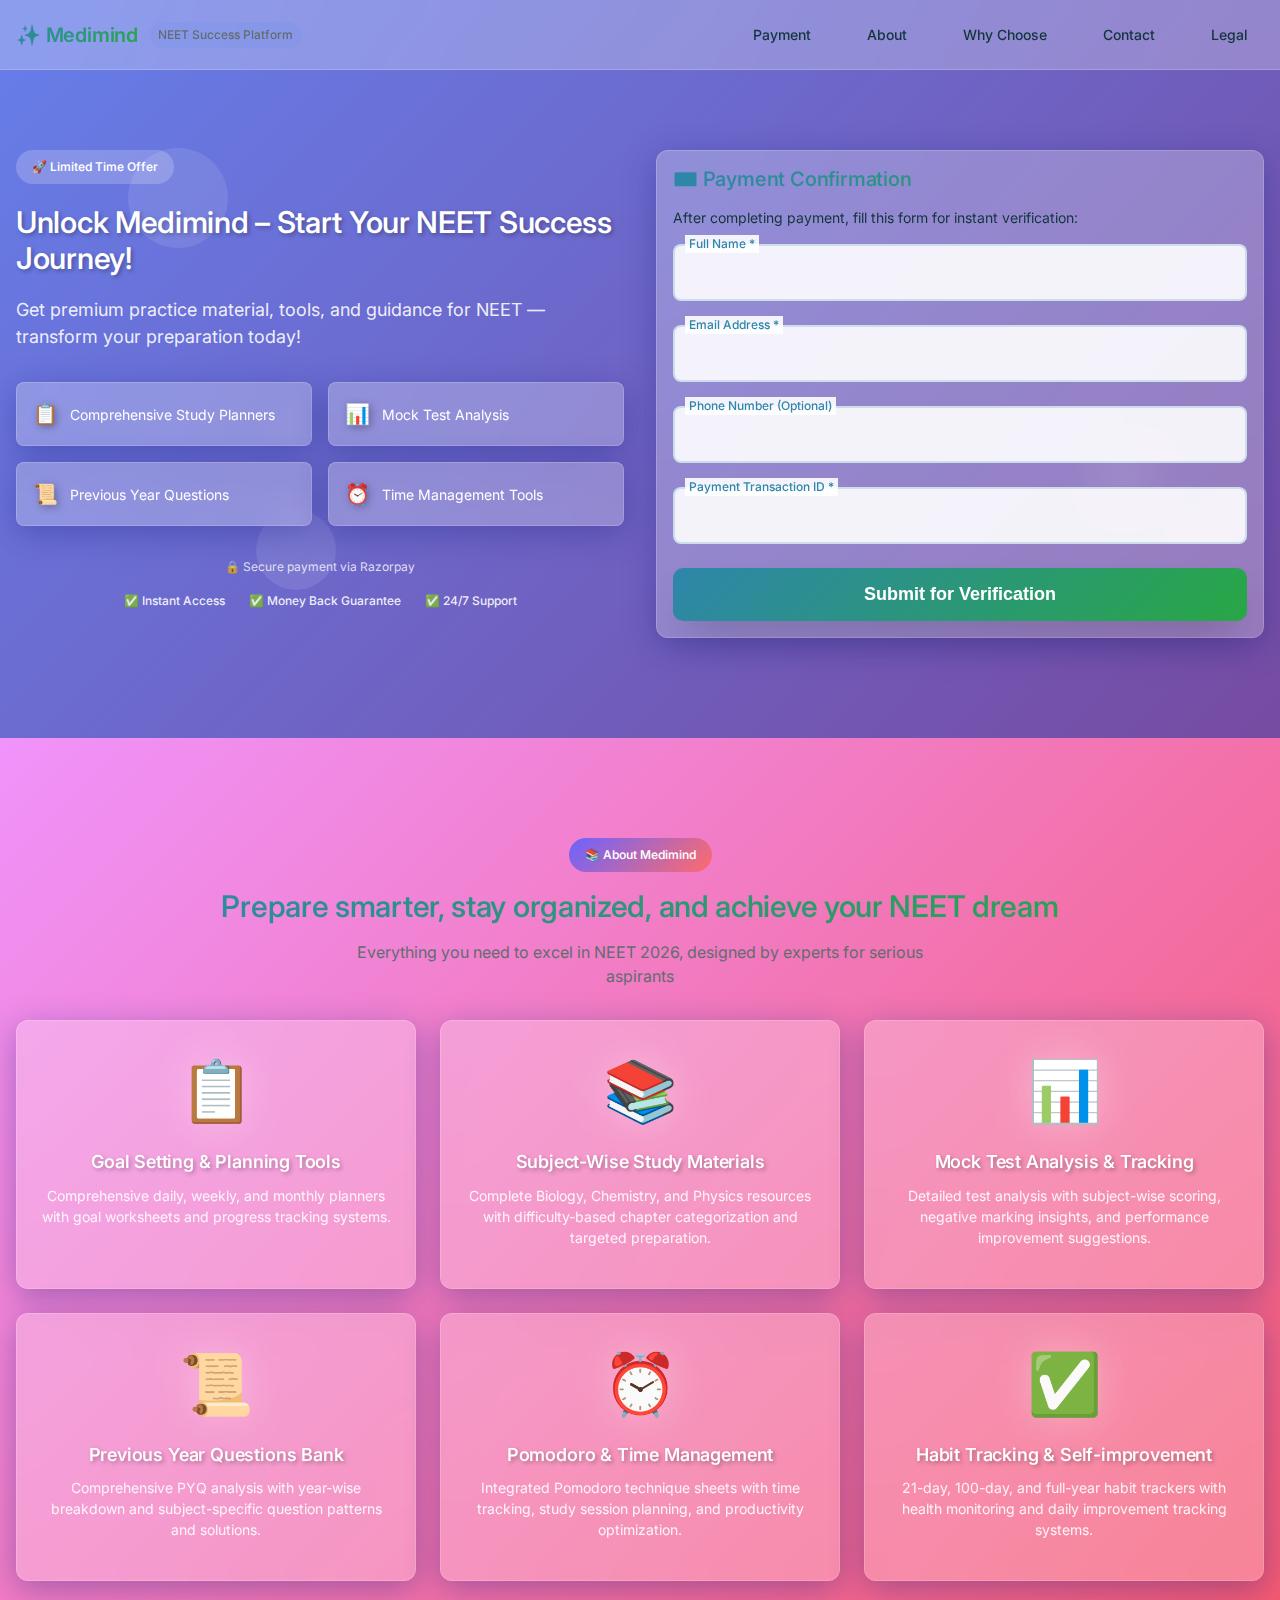
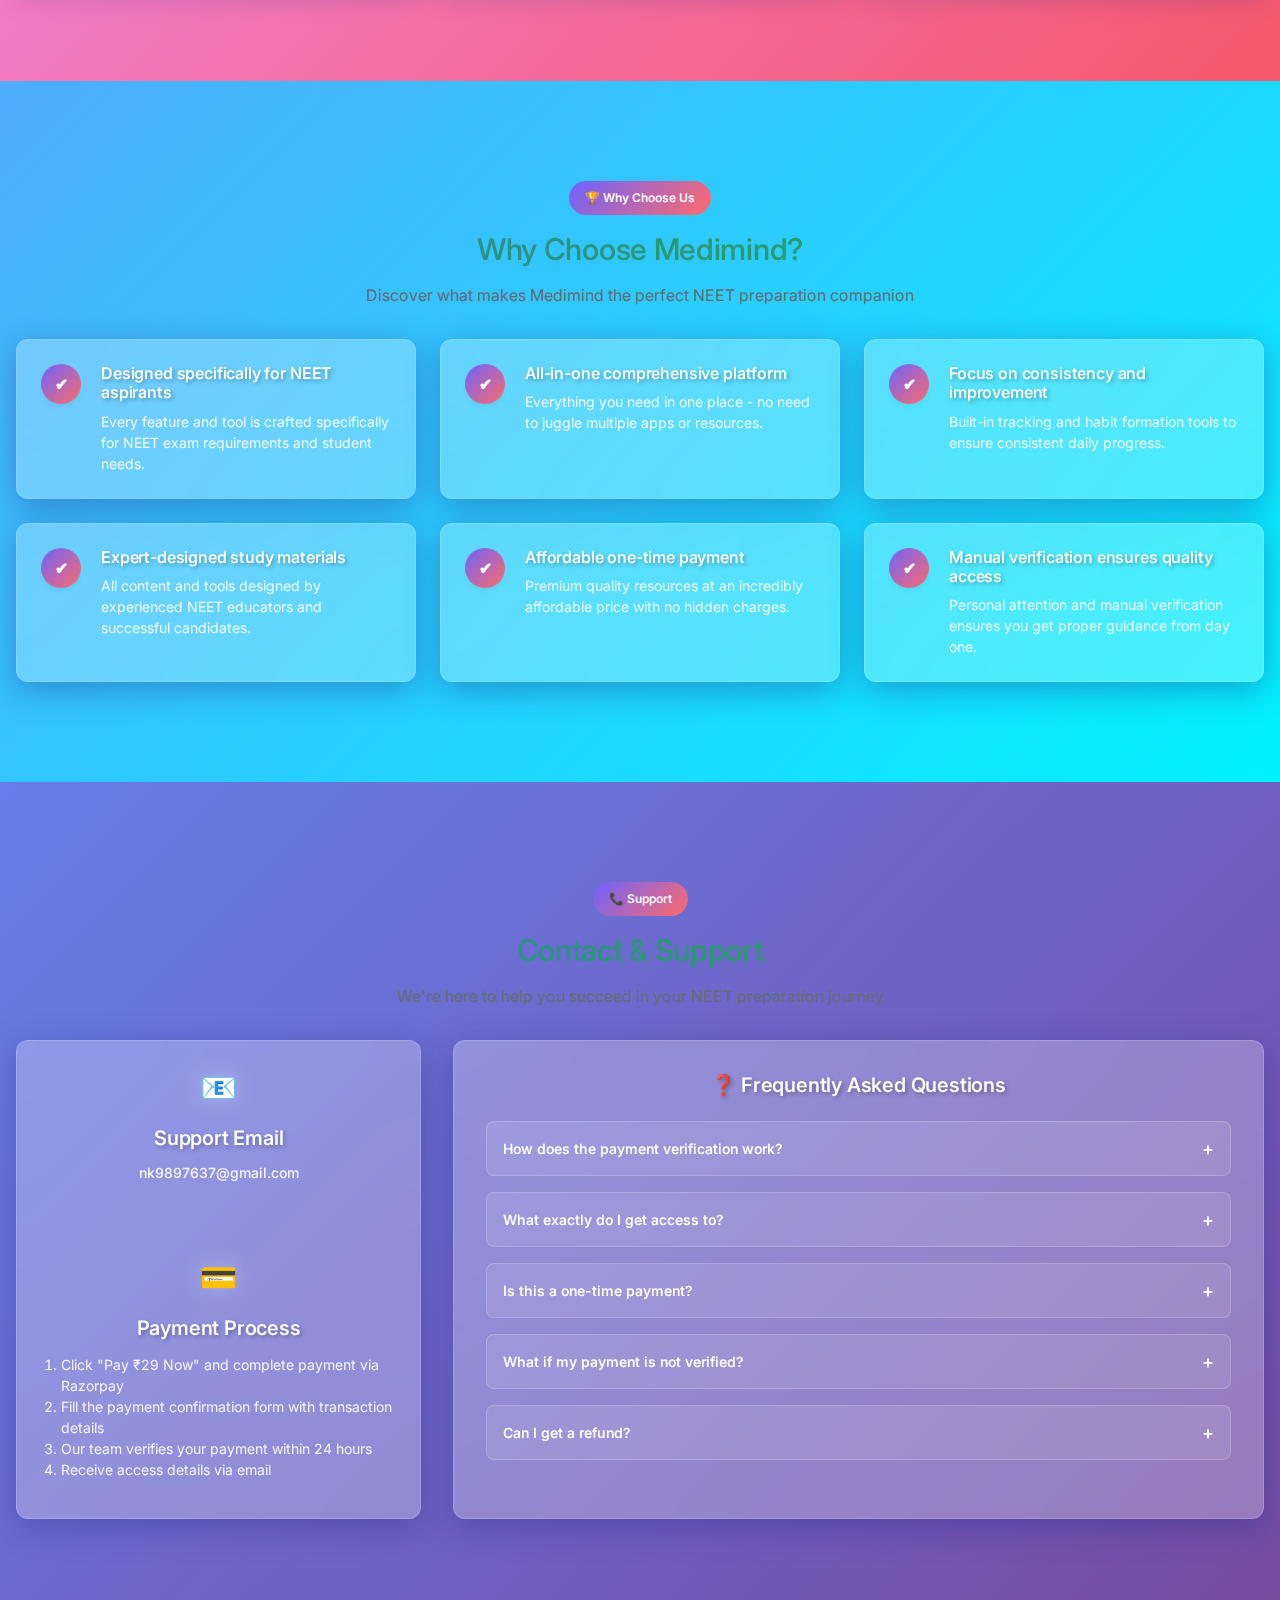
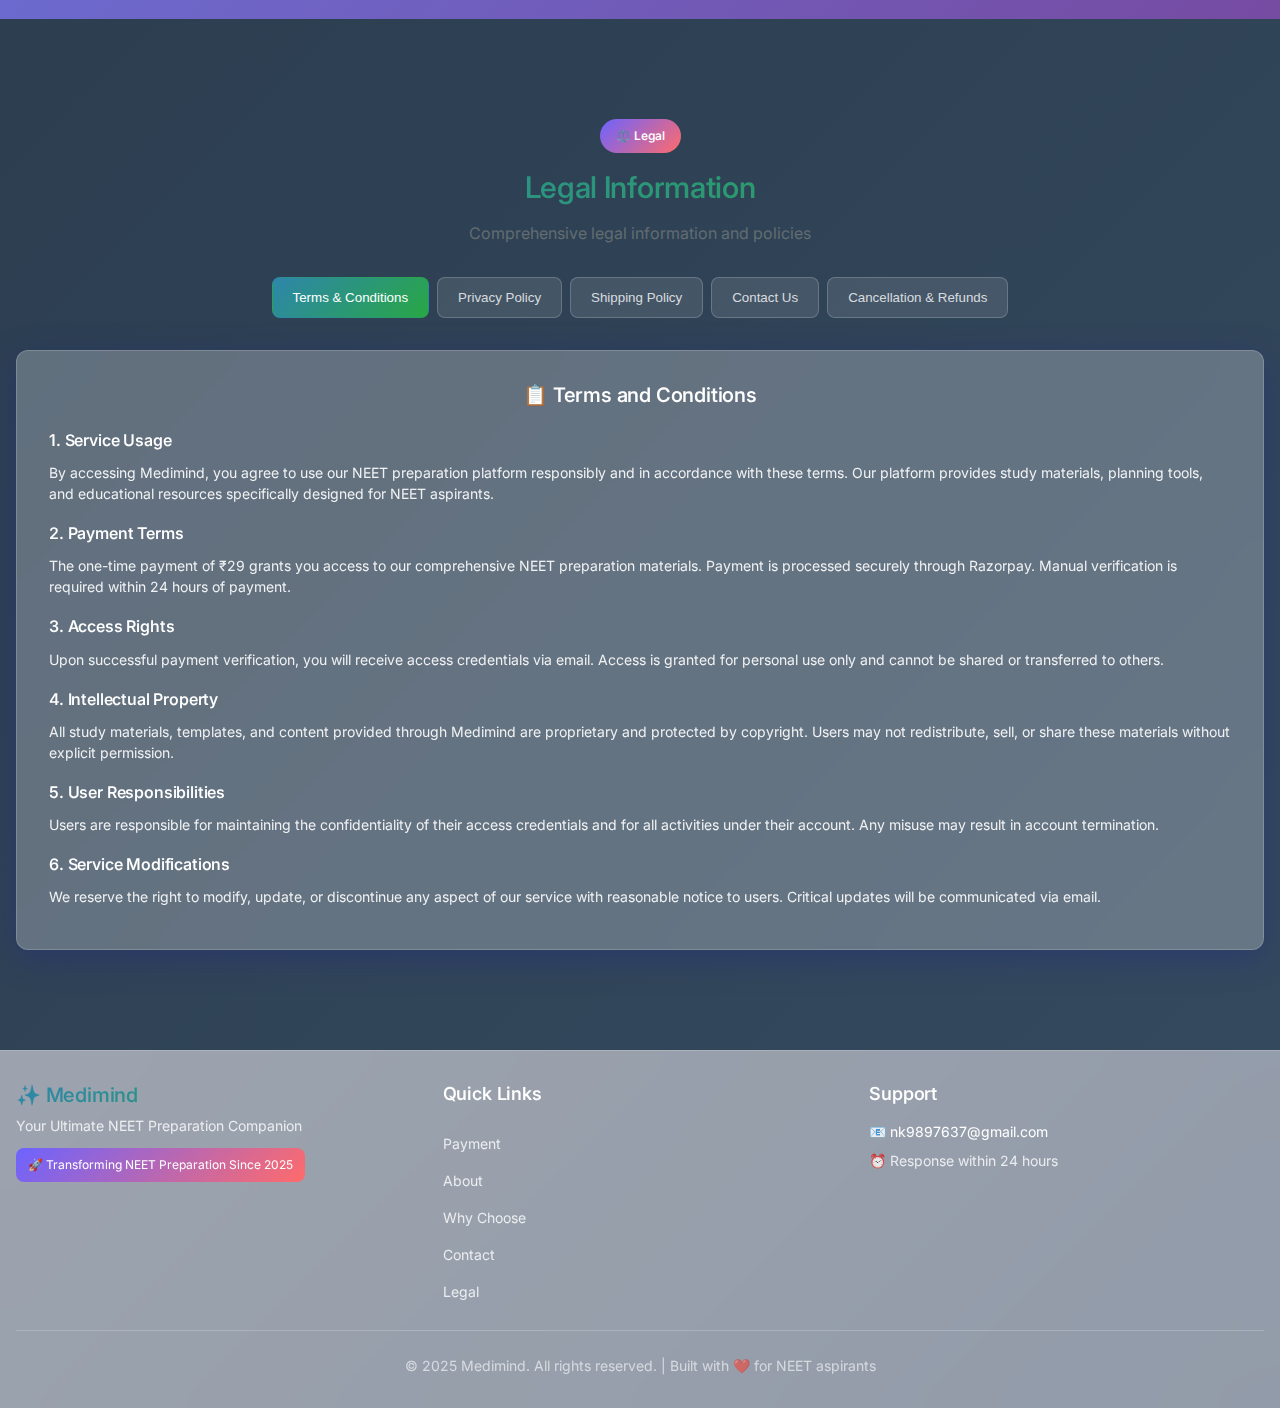
<file: index_final.html>
<!DOCTYPE html>
<html lang="en">
<head>
    <meta charset="UTF-8">
    <meta name="viewport" content="width=device-width, initial-scale=1.0">
    <title>Medimind - Your Ultimate NEET Preparation Companion</title>
    <meta name="description" content="Unlock Medimind's comprehensive NEET preparation platform with premium study materials, mock tests, and expert guidance for just ₹29.">
    <link rel="stylesheet" href="style.css">
    <link rel="preconnect" href="https://fonts.googleapis.com">
    <link rel="preconnect" href="https://fonts.gstatic.com" crossorigin>
    <link href="https://fonts.googleapis.com/css2?family=Inter:wght@300;400;500;600;700&display=swap" rel="stylesheet">
</head>
<body>
    <!-- Floating Particles Background -->
    <div class="particles-container">
        <div class="particle"></div>
        <div class="particle"></div>
        <div class="particle"></div>
        <div class="particle"></div>
        <div class="particle"></div>
        <div class="particle"></div>
    </div>

    <!-- Navigation -->
    <nav class="navbar">
        <div class="container">
            <div class="navbar-brand">
                <h2>✨ Medimind</h2>
                <span class="tagline">NEET Success Platform</span>
            </div>
            <div class="navbar-menu">
                <a href="#payment" class="nav-link">Payment</a>
                <a href="#about" class="nav-link">About</a>
                <a href="#why-choose" class="nav-link">Why Choose</a>
                <a href="#contact" class="nav-link">Contact</a>
                <a href="#legal" class="nav-link">Legal</a>
            </div>
            <div class="mobile-menu-toggle">
                <span></span>
                <span></span>
                <span></span>
            </div>
        </div>
    </nav>

    <!-- Mobile Menu -->
    <div class="mobile-menu hidden">
        <div class="mobile-menu-content">
            <a href="#payment" class="mobile-nav-link">Payment</a>
            <a href="#about" class="mobile-nav-link">About</a>
            <a href="#why-choose" class="mobile-nav-link">Why Choose</a>
            <a href="#contact" class="mobile-nav-link">Contact</a>
            <a href="#legal" class="mobile-nav-link">Legal</a>
        </div>
    </div>

    <!-- Payment Section (Main Hero) -->
    <section id="payment" class="payment-section">
        <div class="floating-shapes">
            <div class="shape shape-1"></div>
            <div class="shape shape-2"></div>
            <div class="shape shape-3"></div>
        </div>
        <div class="container">
            <div class="payment-hero">
                <div class="hero-content">
                    <div class="hero-badge">🚀 Limited Time Offer</div>
                    <h1>Unlock Medimind – Start Your NEET Success Journey!</h1>
                    <p class="hero-subtitle">Get premium practice material, tools, and guidance for NEET — transform your preparation today!</p>
                    
                    <div class="benefits-showcase">
                        <div class="benefit-item glassmorphism">
                            <span class="benefit-icon">📋</span>
                            <span>Comprehensive Study Planners</span>
                        </div>
                        <div class="benefit-item glassmorphism">
                            <span class="benefit-icon">📊</span>
                            <span>Mock Test Analysis</span>
                        </div>
                        <div class="benefit-item glassmorphism">
                            <span class="benefit-icon">📜</span>
                            <span>Previous Year Questions</span>
                        </div>
                        <div class="benefit-item glassmorphism">
                            <span class="benefit-icon">⏰</span>
                            <span>Time Management Tools</span>
                        </div>
                    </div>

                    <div class="payment-cta">
                        <form><script src="https://checkout.razorpay.com/v1/payment-button.js" data-payment_button_id="pl_R525jriFXc5cMi" async> </script> </form>
                        <p class="payment-note">🔒 Secure payment via Razorpay</p>
                        <div class="trust-indicators">
                            <span class="trust-item">✅ Instant Access</span>
                            <span class="trust-item">✅ Money Back Guarantee</span>
                            <span class="trust-item">✅ 24/7 Support</span>
                        </div>
                    </div>
                </div>

                <div class="payment-form-section">
                    <div class="glassmorphism payment-form-card">
                        <div class="card__body">
                            <h3>💳 Payment Confirmation</h3>
                            <p>After completing payment, fill this form for instant verification:</p>
                            
                            <form action="https://formspree.io/f/meozndqk" method="POST" class="payment-form">
                                <div class="form-group floating-label">
                                    <input type="text" id="name" name="name" class="form-control" required>
                                    <label for="name" class="form-label">Full Name *</label>
                                </div>
                                
                                <div class="form-group floating-label">
                                    <input type="email" id="email" name="email" class="form-control" required>
                                    <label for="email" class="form-label">Email Address *</label>
                                </div>
                                
                                <div class="form-group floating-label">
                                    <input type="tel" id="phone" name="phone" class="form-control">
                                    <label for="phone" class="form-label">Phone Number (Optional)</label>
                                </div>
                                
                                <div class="form-group floating-label">
                                    <input type="text" id="transaction" name="transaction_id" class="form-control" required>
                                    <label for="transaction" class="form-label">Payment Transaction ID *</label>
                                </div>
                                
                                <button type="submit" class="btn-premium btn--full-width">
                                    <span class="btn-text">Submit for Verification</span>
                                    <span class="btn-shine"></span>
                                </button>
                            </form>
                            
                            <div class="verification-message glassmorphism">
                                <div class="success-icon">✨</div>
                                <strong>Manual Verification Process:</strong> Thank you for your payment! Our team will contact you within 24 hours to give you access to the Medimind app and website.
                            </div>
                        </div>
                    </div>
                </div>
            </div>
        </div>
    </section>

    <!-- About Medimind Section -->
    <section id="about" class="about-section">
        <div class="container">
            <div class="section-header">
                <div class="section-badge">📚 About Medimind</div>
                <h2>Prepare smarter, stay organized, and achieve your NEET dream</h2>
                <p>Everything you need to excel in NEET 2026, designed by experts for serious aspirants</p>
            </div>
            
            <div class="features-grid">
                <div class="feature-card glassmorphism">
                    <div class="feature-icon gradient-icon">📋</div>
                    <h3>Goal Setting & Planning Tools</h3>
                    <p>Comprehensive daily, weekly, and monthly planners with goal worksheets and progress tracking systems.</p>
                    <div class="feature-highlight"></div>
                </div>
                
                <div class="feature-card glassmorphism">
                    <div class="feature-icon gradient-icon">📚</div>
                    <h3>Subject-Wise Study Materials</h3>
                    <p>Complete Biology, Chemistry, and Physics resources with difficulty-based chapter categorization and targeted preparation.</p>
                    <div class="feature-highlight"></div>
                </div>
                
                <div class="feature-card glassmorphism">
                    <div class="feature-icon gradient-icon">📊</div>
                    <h3>Mock Test Analysis & Tracking</h3>
                    <p>Detailed test analysis with subject-wise scoring, negative marking insights, and performance improvement suggestions.</p>
                    <div class="feature-highlight"></div>
                </div>
                
                <div class="feature-card glassmorphism">
                    <div class="feature-icon gradient-icon">📜</div>
                    <h3>Previous Year Questions Bank</h3>
                    <p>Comprehensive PYQ analysis with year-wise breakdown and subject-specific question patterns and solutions.</p>
                    <div class="feature-highlight"></div>
                </div>
                
                <div class="feature-card glassmorphism">
                    <div class="feature-icon gradient-icon">⏰</div>
                    <h3>Pomodoro & Time Management</h3>
                    <p>Integrated Pomodoro technique sheets with time tracking, study session planning, and productivity optimization.</p>
                    <div class="feature-highlight"></div>
                </div>
                
                <div class="feature-card glassmorphism">
                    <div class="feature-icon gradient-icon">✅</div>
                    <h3>Habit Tracking & Self-improvement</h3>
                    <p>21-day, 100-day, and full-year habit trackers with health monitoring and daily improvement tracking systems.</p>
                    <div class="feature-highlight"></div>
                </div>
            </div>
        </div>
    </section>

    <!-- Why Choose Medimind Section -->
    <section id="why-choose" class="why-choose-section">
        <div class="container">
            <div class="section-header">
                <div class="section-badge">🏆 Why Choose Us</div>
                <h2>Why Choose Medimind?</h2>
                <p>Discover what makes Medimind the perfect NEET preparation companion</p>
            </div>
            
            <div class="benefits-grid">
                <div class="benefit-card glassmorphism">
                    <div class="benefit-check gradient-check">✔</div>
                    <div class="benefit-content">
                        <h3>Designed specifically for NEET aspirants</h3>
                        <p>Every feature and tool is crafted specifically for NEET exam requirements and student needs.</p>
                    </div>
                </div>
                
                <div class="benefit-card glassmorphism">
                    <div class="benefit-check gradient-check">✔</div>
                    <div class="benefit-content">
                        <h3>All-in-one comprehensive platform</h3>
                        <p>Everything you need in one place - no need to juggle multiple apps or resources.</p>
                    </div>
                </div>
                
                <div class="benefit-card glassmorphism">
                    <div class="benefit-check gradient-check">✔</div>
                    <div class="benefit-content">
                        <h3>Focus on consistency and improvement</h3>
                        <p>Built-in tracking and habit formation tools to ensure consistent daily progress.</p>
                    </div>
                </div>
                
                <div class="benefit-card glassmorphism">
                    <div class="benefit-check gradient-check">✔</div>
                    <div class="benefit-content">
                        <h3>Expert-designed study materials</h3>
                        <p>All content and tools designed by experienced NEET educators and successful candidates.</p>
                    </div>
                </div>
                
                <div class="benefit-card glassmorphism">
                    <div class="benefit-check gradient-check">✔</div>
                    <div class="benefit-content">
                        <h3>Affordable one-time payment</h3>
                        <p>Premium quality resources at an incredibly affordable price with no hidden charges.</p>
                    </div>
                </div>
                
                <div class="benefit-card glassmorphism">
                    <div class="benefit-check gradient-check">✔</div>
                    <div class="benefit-content">
                        <h3>Manual verification ensures quality access</h3>
                        <p>Personal attention and manual verification ensures you get proper guidance from day one.</p>
                    </div>
                </div>
            </div>
        </div>
    </section>

    <!-- Contact & Support Section -->
    <section id="contact" class="contact-section">
        <div class="container">
            <div class="section-header">
                <div class="section-badge">📞 Support</div>
                <h2>Contact & Support</h2>
                <p>We're here to help you succeed in your NEET preparation journey</p>
            </div>
            
            <div class="contact-content">
                <div class="contact-info glassmorphism">
                    <div class="contact-item">
                        <div class="contact-icon">📧</div>
                        <h3>Support Email</h3>
                        <a href="mailto:nk9897637@gmail.com">nk9897637@gmail.com</a>
                    </div>
                    
                    <div class="contact-item">
                        <div class="contact-icon">💳</div>
                        <h3>Payment Process</h3>
                        <ol>
                            <li>Click "Pay ₹29 Now" and complete payment via Razorpay</li>
                            <li>Fill the payment confirmation form with transaction details</li>
                            <li>Our team verifies your payment within 24 hours</li>
                            <li>Receive access details via email</li>
                        </ol>
                    </div>
                </div>
                
                <div class="faq-section glassmorphism">
                    <h3>❓ Frequently Asked Questions</h3>
                    
                    <div class="faq-item">
                        <div class="faq-question">How does the payment verification work?</div>
                        <div class="faq-answer">After you complete the ₹29 payment, fill out the confirmation form with your transaction details. Our team manually verifies each payment within 24 hours and sends access details to your registered email.</div>
                    </div>
                    
                    <div class="faq-item">
                        <div class="faq-question">What exactly do I get access to?</div>
                        <div class="faq-answer">You'll get access to comprehensive NEET preparation materials including study planners, subject-wise resources, mock test analysis tools, PYQ banks, habit trackers, and exclusive planning templates.</div>
                    </div>
                    
                    <div class="faq-item">
                        <div class="faq-question">Is this a one-time payment?</div>
                        <div class="faq-answer">Yes, this is a special one-time payment of ₹29 for limited access. No recurring charges or hidden fees.</div>
                    </div>
                    
                    <div class="faq-item">
                        <div class="faq-question">What if my payment is not verified?</div>
                        <div class="faq-answer">If there's any issue with verification, we'll contact you within 24 hours. For technical support, email us at nk9897637@gmail.com with your transaction details.</div>
                    </div>
                    
                    <div class="faq-item">
                        <div class="faq-question">Can I get a refund?</div>
                        <div class="faq-answer">Due to the digital nature and low cost of the product, refunds are processed only in case of technical errors or double payments. Contact support within 48 hours if needed.</div>
                    </div>
                </div>
            </div>
        </div>
    </section>

    <!-- Legal Pages Section -->
    <section id="legal" class="legal-section">
        <div class="container">
            <div class="section-header">
                <div class="section-badge">⚖️ Legal</div>
                <h2>Legal Information</h2>
                <p>Comprehensive legal information and policies</p>
            </div>
            
            <div class="legal-navigation">
                <button class="legal-tab active" data-tab="terms">Terms & Conditions</button>
                <button class="legal-tab" data-tab="privacy">Privacy Policy</button>
                <button class="legal-tab" data-tab="shipping">Shipping Policy</button>
                <button class="legal-tab" data-tab="contact-legal">Contact Us</button>
                <button class="legal-tab" data-tab="refunds">Cancellation & Refunds</button>
            </div>
            
            <div class="legal-content glassmorphism">
                <!-- Terms and Conditions -->
                <div class="legal-page active" id="terms">
                    <h3>📋 Terms and Conditions</h3>
                    <div class="legal-text">
                        <h4>1. Service Usage</h4>
                        <p>By accessing Medimind, you agree to use our NEET preparation platform responsibly and in accordance with these terms. Our platform provides study materials, planning tools, and educational resources specifically designed for NEET aspirants.</p>
                        
                        <h4>2. Payment Terms</h4>
                        <p>The one-time payment of ₹29 grants you access to our comprehensive NEET preparation materials. Payment is processed securely through Razorpay. Manual verification is required within 24 hours of payment.</p>
                        
                        <h4>3. Access Rights</h4>
                        <p>Upon successful payment verification, you will receive access credentials via email. Access is granted for personal use only and cannot be shared or transferred to others.</p>
                        
                        <h4>4. Intellectual Property</h4>
                        <p>All study materials, templates, and content provided through Medimind are proprietary and protected by copyright. Users may not redistribute, sell, or share these materials without explicit permission.</p>
                        
                        <h4>5. User Responsibilities</h4>
                        <p>Users are responsible for maintaining the confidentiality of their access credentials and for all activities under their account. Any misuse may result in account termination.</p>
                        
                        <h4>6. Service Modifications</h4>
                        <p>We reserve the right to modify, update, or discontinue any aspect of our service with reasonable notice to users. Critical updates will be communicated via email.</p>
                    </div>
                </div>

                <!-- Privacy Policy -->
                <div class="legal-page" id="privacy">
                    <h3>🔒 Privacy Policy</h3>
                    <div class="legal-text">
                        <h4>1. Information Collection</h4>
                        <p>We collect personal information including name, email address, and phone number (optional) during the registration and payment process. Payment transaction details are collected for verification purposes only.</p>
                        
                        <h4>2. Information Usage</h4>
                        <p>Your information is used to provide access to our platform, verify payments, send important updates, and provide customer support. We do not use your information for marketing without explicit consent.</p>
                        
                        <h4>3. Data Protection</h4>
                        <p>We implement industry-standard security measures to protect your personal information. Your data is stored securely and is never shared with third parties except as required for payment processing.</p>
                        
                        <h4>4. Cookies and Tracking</h4>
                        <p>Our website uses minimal cookies for essential functionality and user experience improvement. We do not use tracking cookies for advertising purposes.</p>
                        
                        <h4>5. Data Retention</h4>
                        <p>We retain your information only as long as necessary to provide our services and comply with legal requirements. You may request data deletion by contacting our support team.</p>
                        
                        <h4>6. Contact for Privacy Concerns</h4>
                        <p>For any privacy-related questions or concerns, please contact us at nk9897637@gmail.com. We are committed to addressing your privacy concerns promptly.</p>
                    </div>
                </div>

                <!-- Shipping Policy -->
                <div class="legal-page" id="shipping">
                    <h3>📦 Shipping Policy</h3>
                    <div class="legal-text">
                        <h4>1. Digital Product Delivery</h4>
                        <p>Medimind offers exclusively digital products. No physical items are shipped. All study materials, templates, and resources are provided through digital access to our platform.</p>
                        
                        <h4>2. Delivery Timeline</h4>
                        <p>Digital access is provided within 24 hours of payment verification. You will receive access credentials and instructions via email to the address provided during registration.</p>
                        
                        <h4>3. Access Instructions</h4>
                        <p>After payment verification, you will receive detailed instructions on how to access your Medimind account, download materials, and utilize all available features.</p>
                        
                        <h4>4. Technical Requirements</h4>
                        <p>Users need a device with internet connectivity and basic document viewing capabilities (PDF reader). Most materials are accessible via web browser on any modern device.</p>
                        
                        <h4>5. Delivery Confirmation</h4>
                        <p>Delivery is considered complete when access credentials are sent to your registered email address. Please check spam/junk folders if you don't receive our email within 24 hours.</p>
                        
                        <h4>6. Support for Access Issues</h4>
                        <p>If you experience any difficulties accessing your materials, please contact our support team immediately at nk9897637@gmail.com for prompt assistance.</p>
                    </div>
                </div>

                <!-- Contact Us -->
                <div class="legal-page" id="contact-legal">
                    <h3>📞 Contact Us</h3>
                    <div class="legal-text">
                        <h4>Primary Support Channel</h4>
                        <p><strong>Email:</strong> nk9897637@gmail.com</p>
                        <p><strong>Response Time:</strong> Within 24 hours for all inquiries</p>
                        
                        <h4>Support Hours</h4>
                        <p>Our support team operates Monday to Sunday, responding to all emails within 24 hours. For urgent payment-related issues, please mention "URGENT - PAYMENT" in your subject line.</p>
                        
                        <h4>What to Include in Your Message</h4>
                        <ul>
                            <li>Your full name and registered email address</li>
                            <li>Transaction ID (for payment-related queries)</li>
                            <li>Detailed description of your issue or question</li>
                            <li>Screenshots if applicable (for technical issues)</li>
                        </ul>
                        
                        <h4>Common Query Types</h4>
                        <ul>
                            <li>Payment verification and access issues</li>
                            <li>Technical support for platform access</li>
                            <li>Questions about study materials and features</li>
                            <li>Account-related inquiries</li>
                            <li>Refund requests and processing</li>
                        </ul>
                        
                        <h4>Quality Assurance</h4>
                        <p>We are committed to providing excellent customer service. All inquiries are handled personally with care and attention to ensure your success in NEET preparation.</p>
                    </div>
                </div>

                <!-- Cancellation and Refunds -->
                <div class="legal-page" id="refunds">
                    <h3>💰 Cancellation and Refunds</h3>
                    <div class="legal-text">
                        <h4>1. Refund Policy Overview</h4>
                        <p>Due to the digital nature and extremely affordable pricing (₹29) of our product, refunds are limited to specific circumstances outlined below.</p>
                        
                        <h4>2. Eligible Refund Scenarios</h4>
                        <ul>
                            <li>Technical errors preventing access after payment verification</li>
                            <li>Double payment due to technical glitches</li>
                            <li>Payment processed but service not delivered within 48 hours</li>
                            <li>Significant service disruption preventing platform access</li>
                        </ul>
                        
                        <h4>3. Non-Refundable Scenarios</h4>
                        <ul>
                            <li>Change of mind after accessing materials</li>
                            <li>Dissatisfaction with content (due to preview availability)</li>
                            <li>Personal circumstances preventing study</li>
                            <li>Requests made after 7 days of access provision</li>
                        </ul>
                        
                        <h4>4. Refund Process</h4>
                        <p>To request a refund, email nk9897637@gmail.com within 48 hours of payment with your transaction details and reason for refund. We will review and respond within 24 hours.</p>
                        
                        <h4>5. Processing Timeline</h4>
                        <p>Approved refunds are processed within 5-7 business days through the original payment method. You will receive confirmation once the refund is initiated.</p>
                        
                        <h4>6. Alternative Solutions</h4>
                        <p>Before processing refunds, we work with users to resolve any technical issues or concerns. Our goal is to ensure every student has access to quality NEET preparation resources.</p>
                    </div>
                </div>
            </div>
        </div>
    </section>

    <!-- Footer -->
    <footer class="footer glassmorphism-footer">
        <div class="container">
            <div class="footer-content">
                <div class="footer-brand">
                    <h3>✨ Medimind</h3>
                    <p>Your Ultimate NEET Preparation Companion</p>
                    <div class="footer-social">
                        <span>🚀 Transforming NEET Preparation Since 2025</span>
                    </div>
                </div>
                <div class="footer-links">
                    <h4>Quick Links</h4>
                    <a href="#payment">Payment</a>
                    <a href="#about">About</a>
                    <a href="#why-choose">Why Choose</a>
                    <a href="#contact">Contact</a>
                    <a href="#legal">Legal</a>
                </div>
                <div class="footer-contact">
                    <h4>Support</h4>
                    <p>📧 <a href="mailto:nk9897637@gmail.com">nk9897637@gmail.com</a></p>
                    <p>⏰ Response within 24 hours</p>
                </div>
            </div>
            <div class="footer-bottom">
                <p>&copy; 2025 Medimind. All rights reserved. | Built with ❤️ for NEET aspirants</p>
            </div>
        </div>
    </footer>

    <script src="app.js"></script>
</body>
</html>
</file>
<file: style.css>
:root {
  /* Primitive Color Tokens */
  --color-white: rgba(255, 255, 255, 1);
  --color-black: rgba(0, 0, 0, 1);
  --color-cream-50: rgba(252, 252, 249, 1);
  --color-cream-100: rgba(255, 255, 253, 1);
  --color-gray-200: rgba(245, 245, 245, 1);
  --color-gray-300: rgba(167, 169, 169, 1);
  --color-gray-400: rgba(119, 124, 124, 1);
  --color-slate-500: rgba(98, 108, 113, 1);
  --color-brown-600: rgba(94, 82, 64, 1);
  --color-charcoal-700: rgba(31, 33, 33, 1);
  --color-charcoal-800: rgba(38, 40, 40, 1);
  --color-slate-900: rgba(19, 52, 59, 1);
  --color-teal-300: rgba(50, 184, 198, 1);
  --color-teal-400: rgba(45, 166, 178, 1);
  --color-teal-500: rgba(33, 128, 141, 1);
  --color-teal-600: rgba(29, 116, 128, 1);
  --color-teal-700: rgba(26, 104, 115, 1);
  --color-teal-800: rgba(41, 150, 161, 1);
  --color-red-400: rgba(255, 84, 89, 1);
  --color-red-500: rgba(192, 21, 47, 1);
  --color-orange-400: rgba(230, 129, 97, 1);
  --color-orange-500: rgba(168, 75, 47, 1);

  /* RGB versions for opacity control */
  --color-brown-600-rgb: 94, 82, 64;
  --color-teal-500-rgb: 33, 128, 141;
  --color-slate-900-rgb: 19, 52, 59;
  --color-slate-500-rgb: 98, 108, 113;
  --color-red-500-rgb: 192, 21, 47;
  --color-red-400-rgb: 255, 84, 89;
  --color-orange-500-rgb: 168, 75, 47;
  --color-orange-400-rgb: 230, 129, 97;

  /* Background color tokens (Light Mode) */
  --color-bg-1: rgba(59, 130, 246, 0.08); /* Light blue */
  --color-bg-2: rgba(245, 158, 11, 0.08); /* Light yellow */
  --color-bg-3: rgba(34, 197, 94, 0.08); /* Light green */
  --color-bg-4: rgba(239, 68, 68, 0.08); /* Light red */
  --color-bg-5: rgba(147, 51, 234, 0.08); /* Light purple */
  --color-bg-6: rgba(249, 115, 22, 0.08); /* Light orange */
  --color-bg-7: rgba(236, 72, 153, 0.08); /* Light pink */
  --color-bg-8: rgba(6, 182, 212, 0.08); /* Light cyan */

  /* Semantic Color Tokens (Light Mode) */
  --color-background: var(--color-cream-50);
  --color-surface: var(--color-cream-100);
  --color-text: var(--color-slate-900);
  --color-text-secondary: var(--color-slate-500);
  --color-primary: var(--color-teal-500);
  --color-primary-hover: var(--color-teal-600);
  --color-primary-active: var(--color-teal-700);
  --color-secondary: rgba(var(--color-brown-600-rgb), 0.12);
  --color-secondary-hover: rgba(var(--color-brown-600-rgb), 0.2);
  --color-secondary-active: rgba(var(--color-brown-600-rgb), 0.25);
  --color-border: rgba(var(--color-brown-600-rgb), 0.2);
  --color-btn-primary-text: var(--color-cream-50);
  --color-card-border: rgba(var(--color-brown-600-rgb), 0.12);
  --color-card-border-inner: rgba(var(--color-brown-600-rgb), 0.12);
  --color-error: var(--color-red-500);
  --color-success: var(--color-teal-500);
  --color-warning: var(--color-orange-500);
  --color-info: var(--color-slate-500);
  --color-focus-ring: rgba(var(--color-teal-500-rgb), 0.4);
  --color-select-caret: rgba(var(--color-slate-900-rgb), 0.8);

  /* Common style patterns */
  --focus-ring: 0 0 0 3px var(--color-focus-ring);
  --focus-outline: 2px solid var(--color-primary);
  --status-bg-opacity: 0.15;
  --status-border-opacity: 0.25;
  --select-caret-light: url("data:image/svg+xml,%3Csvg xmlns='http://www.w3.org/2000/svg' width='16' height='16' viewBox='0 0 24 24' fill='none' stroke='%23134252' stroke-width='2' stroke-linecap='round' stroke-linejoin='round'%3E%3Cpolyline points='6 9 12 15 18 9'%3E%3C/polyline%3E%3C/svg%3E");
  --select-caret-dark: url("data:image/svg+xml,%3Csvg xmlns='http://www.w3.org/2000/svg' width='16' height='16' viewBox='0 0 24 24' fill='none' stroke='%23f5f5f5' stroke-width='2' stroke-linecap='round' stroke-linejoin='round'%3E%3Cpolyline points='6 9 12 15 18 9'%3E%3C/polyline%3E%3C/svg%3E");

  /* RGB versions for opacity control */
  --color-success-rgb: 33, 128, 141;
  --color-error-rgb: 192, 21, 47;
  --color-warning-rgb: 168, 75, 47;
  --color-info-rgb: 98, 108, 113;

  /* Typography */
  --font-family-base: "FKGroteskNeue", "Geist", "Inter", -apple-system,
    BlinkMacSystemFont, "Segoe UI", Roboto, sans-serif;
  --font-family-mono: "Berkeley Mono", ui-monospace, SFMono-Regular, Menlo,
    Monaco, Consolas, monospace;
  --font-size-xs: 11px;
  --font-size-sm: 12px;
  --font-size-base: 14px;
  --font-size-md: 14px;
  --font-size-lg: 16px;
  --font-size-xl: 18px;
  --font-size-2xl: 20px;
  --font-size-3xl: 24px;
  --font-size-4xl: 30px;
  --font-weight-normal: 400;
  --font-weight-medium: 500;
  --font-weight-semibold: 550;
  --font-weight-bold: 600;
  --line-height-tight: 1.2;
  --line-height-normal: 1.5;
  --letter-spacing-tight: -0.01em;

  /* Spacing */
  --space-0: 0;
  --space-1: 1px;
  --space-2: 2px;
  --space-4: 4px;
  --space-6: 6px;
  --space-8: 8px;
  --space-10: 10px;
  --space-12: 12px;
  --space-16: 16px;
  --space-20: 20px;
  --space-24: 24px;
  --space-32: 32px;

  /* Border Radius */
  --radius-sm: 6px;
  --radius-base: 8px;
  --radius-md: 10px;
  --radius-lg: 12px;
  --radius-full: 9999px;

  /* Shadows */
  --shadow-xs: 0 1px 2px rgba(0, 0, 0, 0.02);
  --shadow-sm: 0 1px 3px rgba(0, 0, 0, 0.04), 0 1px 2px rgba(0, 0, 0, 0.02);
  --shadow-md: 0 4px 6px -1px rgba(0, 0, 0, 0.04),
    0 2px 4px -1px rgba(0, 0, 0, 0.02);
  --shadow-lg: 0 10px 15px -3px rgba(0, 0, 0, 0.04),
    0 4px 6px -2px rgba(0, 0, 0, 0.02);
  --shadow-inset-sm: inset 0 1px 0 rgba(255, 255, 255, 0.15),
    inset 0 -1px 0 rgba(0, 0, 0, 0.03);

  /* Animation */
  --duration-fast: 150ms;
  --duration-normal: 250ms;
  --ease-standard: cubic-bezier(0.16, 1, 0.3, 1);

  /* Layout */
  --container-sm: 640px;
  --container-md: 768px;
  --container-lg: 1024px;
  --container-xl: 1280px;
}

/* Dark mode colors */
@media (prefers-color-scheme: dark) {
  :root {
    /* RGB versions for opacity control (Dark Mode) */
    --color-gray-400-rgb: 119, 124, 124;
    --color-teal-300-rgb: 50, 184, 198;
    --color-gray-300-rgb: 167, 169, 169;
    --color-gray-200-rgb: 245, 245, 245;

    /* Background color tokens (Dark Mode) */
    --color-bg-1: rgba(29, 78, 216, 0.15); /* Dark blue */
    --color-bg-2: rgba(180, 83, 9, 0.15); /* Dark yellow */
    --color-bg-3: rgba(21, 128, 61, 0.15); /* Dark green */
    --color-bg-4: rgba(185, 28, 28, 0.15); /* Dark red */
    --color-bg-5: rgba(107, 33, 168, 0.15); /* Dark purple */
    --color-bg-6: rgba(194, 65, 12, 0.15); /* Dark orange */
    --color-bg-7: rgba(190, 24, 93, 0.15); /* Dark pink */
    --color-bg-8: rgba(8, 145, 178, 0.15); /* Dark cyan */
    
    /* Semantic Color Tokens (Dark Mode) */
    --color-background: var(--color-charcoal-700);
    --color-surface: var(--color-charcoal-800);
    --color-text: var(--color-gray-200);
    --color-text-secondary: rgba(var(--color-gray-300-rgb), 0.7);
    --color-primary: var(--color-teal-300);
    --color-primary-hover: var(--color-teal-400);
    --color-primary-active: var(--color-teal-800);
    --color-secondary: rgba(var(--color-gray-400-rgb), 0.15);
    --color-secondary-hover: rgba(var(--color-gray-400-rgb), 0.25);
    --color-secondary-active: rgba(var(--color-gray-400-rgb), 0.3);
    --color-border: rgba(var(--color-gray-400-rgb), 0.3);
    --color-error: var(--color-red-400);
    --color-success: var(--color-teal-300);
    --color-warning: var(--color-orange-400);
    --color-info: var(--color-gray-300);
    --color-focus-ring: rgba(var(--color-teal-300-rgb), 0.4);
    --color-btn-primary-text: var(--color-slate-900);
    --color-card-border: rgba(var(--color-gray-400-rgb), 0.2);
    --color-card-border-inner: rgba(var(--color-gray-400-rgb), 0.15);
    --shadow-inset-sm: inset 0 1px 0 rgba(255, 255, 255, 0.1),
      inset 0 -1px 0 rgba(0, 0, 0, 0.15);
    --button-border-secondary: rgba(var(--color-gray-400-rgb), 0.2);
    --color-border-secondary: rgba(var(--color-gray-400-rgb), 0.2);
    --color-select-caret: rgba(var(--color-gray-200-rgb), 0.8);

    /* Common style patterns - updated for dark mode */
    --focus-ring: 0 0 0 3px var(--color-focus-ring);
    --focus-outline: 2px solid var(--color-primary);
    --status-bg-opacity: 0.15;
    --status-border-opacity: 0.25;
    --select-caret-light: url("data:image/svg+xml,%3Csvg xmlns='http://www.w3.org/2000/svg' width='16' height='16' viewBox='0 0 24 24' fill='none' stroke='%23134252' stroke-width='2' stroke-linecap='round' stroke-linejoin='round'%3E%3Cpolyline points='6 9 12 15 18 9'%3E%3C/polyline%3E%3C/svg%3E");
    --select-caret-dark: url("data:image/svg+xml,%3Csvg xmlns='http://www.w3.org/2000/svg' width='16' height='16' viewBox='0 0 24 24' fill='none' stroke='%23f5f5f5' stroke-width='2' stroke-linecap='round' stroke-linejoin='round'%3E%3Cpolyline points='6 9 12 15 18 9'%3E%3C/polyline%3E%3C/svg%3E");

    /* RGB versions for dark mode */
    --color-success-rgb: var(--color-teal-300-rgb);
    --color-error-rgb: var(--color-red-400-rgb);
    --color-warning-rgb: var(--color-orange-400-rgb);
    --color-info-rgb: var(--color-gray-300-rgb);
  }
}

/* Data attribute for manual theme switching */
[data-color-scheme="dark"] {
  /* RGB versions for opacity control (dark mode) */
  --color-gray-400-rgb: 119, 124, 124;
  --color-teal-300-rgb: 50, 184, 198;
  --color-gray-300-rgb: 167, 169, 169;
  --color-gray-200-rgb: 245, 245, 245;

  /* Colorful background palette - Dark Mode */
  --color-bg-1: rgba(29, 78, 216, 0.15); /* Dark blue */
  --color-bg-2: rgba(180, 83, 9, 0.15); /* Dark yellow */
  --color-bg-3: rgba(21, 128, 61, 0.15); /* Dark green */
  --color-bg-4: rgba(185, 28, 28, 0.15); /* Dark red */
  --color-bg-5: rgba(107, 33, 168, 0.15); /* Dark purple */
  --color-bg-6: rgba(194, 65, 12, 0.15); /* Dark orange */
  --color-bg-7: rgba(190, 24, 93, 0.15); /* Dark pink */
  --color-bg-8: rgba(8, 145, 178, 0.15); /* Dark cyan */
  
  /* Semantic Color Tokens (Dark Mode) */
  --color-background: var(--color-charcoal-700);
  --color-surface: var(--color-charcoal-800);
  --color-text: var(--color-gray-200);
  --color-text-secondary: rgba(var(--color-gray-300-rgb), 0.7);
  --color-primary: var(--color-teal-300);
  --color-primary-hover: var(--color-teal-400);
  --color-primary-active: var(--color-teal-800);
  --color-secondary: rgba(var(--color-gray-400-rgb), 0.15);
  --color-secondary-hover: rgba(var(--color-gray-400-rgb), 0.25);
  --color-secondary-active: rgba(var(--color-gray-400-rgb), 0.3);
  --color-border: rgba(var(--color-gray-400-rgb), 0.3);
  --color-error: var(--color-red-400);
  --color-success: var(--color-teal-300);
  --color-warning: var(--color-orange-400);
  --color-info: var(--color-gray-300);
  --color-focus-ring: rgba(var(--color-teal-300-rgb), 0.4);
  --color-btn-primary-text: var(--color-slate-900);
  --color-card-border: rgba(var(--color-gray-400-rgb), 0.15);
  --color-card-border-inner: rgba(var(--color-gray-400-rgb), 0.15);
  --shadow-inset-sm: inset 0 1px 0 rgba(255, 255, 255, 0.1),
    inset 0 -1px 0 rgba(0, 0, 0, 0.15);
  --color-border-secondary: rgba(var(--color-gray-400-rgb), 0.2);
  --color-select-caret: rgba(var(--color-gray-200-rgb), 0.8);

  /* Common style patterns - updated for dark mode */
  --focus-ring: 0 0 0 3px var(--color-focus-ring);
  --focus-outline: 2px solid var(--color-primary);
  --status-bg-opacity: 0.15;
  --status-border-opacity: 0.25;
  --select-caret-light: url("data:image/svg+xml,%3Csvg xmlns='http://www.w3.org/2000/svg' width='16' height='16' viewBox='0 0 24 24' fill='none' stroke='%23134252' stroke-width='2' stroke-linecap='round' stroke-linejoin='round'%3E%3Cpolyline points='6 9 12 15 18 9'%3E%3C/polyline%3E%3C/svg%3E");
  --select-caret-dark: url("data:image/svg+xml,%3Csvg xmlns='http://www.w3.org/2000/svg' width='16' height='16' viewBox='0 0 24 24' fill='none' stroke='%23f5f5f5' stroke-width='2' stroke-linecap='round' stroke-linejoin='round'%3E%3Cpolyline points='6 9 12 15 18 9'%3E%3C/polyline%3E%3C/svg%3E");

  /* RGB versions for dark mode */
  --color-success-rgb: var(--color-teal-300-rgb);
  --color-error-rgb: var(--color-red-400-rgb);
  --color-warning-rgb: var(--color-orange-400-rgb);
  --color-info-rgb: var(--color-gray-300-rgb);
}

[data-color-scheme="light"] {
  /* RGB versions for opacity control (light mode) */
  --color-brown-600-rgb: 94, 82, 64;
  --color-teal-500-rgb: 33, 128, 141;
  --color-slate-900-rgb: 19, 52, 59;
  
  /* Semantic Color Tokens (Light Mode) */
  --color-background: var(--color-cream-50);
  --color-surface: var(--color-cream-100);
  --color-text: var(--color-slate-900);
  --color-text-secondary: var(--color-slate-500);
  --color-primary: var(--color-teal-500);
  --color-primary-hover: var(--color-teal-600);
  --color-primary-active: var(--color-teal-700);
  --color-secondary: rgba(var(--color-brown-600-rgb), 0.12);
  --color-secondary-hover: rgba(var(--color-brown-600-rgb), 0.2);
  --color-secondary-active: rgba(var(--color-brown-600-rgb), 0.25);
  --color-border: rgba(var(--color-brown-600-rgb), 0.2);
  --color-btn-primary-text: var(--color-cream-50);
  --color-card-border: rgba(var(--color-brown-600-rgb), 0.12);
  --color-card-border-inner: rgba(var(--color-brown-600-rgb), 0.12);
  --color-error: var(--color-red-500);
  --color-success: var(--color-teal-500);
  --color-warning: var(--color-orange-500);
  --color-info: var(--color-slate-500);
  --color-focus-ring: rgba(var(--color-teal-500-rgb), 0.4);

  /* RGB versions for light mode */
  --color-success-rgb: var(--color-teal-500-rgb);
  --color-error-rgb: var(--color-red-500-rgb);
  --color-warning-rgb: var(--color-orange-500-rgb);
  --color-info-rgb: var(--color-slate-500-rgb);
}

/* Base styles */
html {
  font-size: var(--font-size-base);
  font-family: var(--font-family-base);
  line-height: var(--line-height-normal);
  color: var(--color-text);
  background-color: var(--color-background);
  -webkit-font-smoothing: antialiased;
  box-sizing: border-box;
}

body {
  margin: 0;
  padding: 0;
}

*,
*::before,
*::after {
  box-sizing: inherit;
}

/* Typography */
h1,
h2,
h3,
h4,
h5,
h6 {
  margin: 0;
  font-weight: var(--font-weight-semibold);
  line-height: var(--line-height-tight);
  color: var(--color-text);
  letter-spacing: var(--letter-spacing-tight);
}

h1 {
  font-size: var(--font-size-4xl);
}
h2 {
  font-size: var(--font-size-3xl);
}
h3 {
  font-size: var(--font-size-2xl);
}
h4 {
  font-size: var(--font-size-xl);
}
h5 {
  font-size: var(--font-size-lg);
}
h6 {
  font-size: var(--font-size-md);
}

p {
  margin: 0 0 var(--space-16) 0;
}

a {
  color: var(--color-primary);
  text-decoration: none;
  transition: color var(--duration-fast) var(--ease-standard);
}

a:hover {
  color: var(--color-primary-hover);
}

code,
pre {
  font-family: var(--font-family-mono);
  font-size: calc(var(--font-size-base) * 0.95);
  background-color: var(--color-secondary);
  border-radius: var(--radius-sm);
}

code {
  padding: var(--space-1) var(--space-4);
}

pre {
  padding: var(--space-16);
  margin: var(--space-16) 0;
  overflow: auto;
  border: 1px solid var(--color-border);
}

pre code {
  background: none;
  padding: 0;
}

/* Buttons */
.btn {
  display: inline-flex;
  align-items: center;
  justify-content: center;
  padding: var(--space-8) var(--space-16);
  border-radius: var(--radius-base);
  font-size: var(--font-size-base);
  font-weight: 500;
  line-height: 1.5;
  cursor: pointer;
  transition: all var(--duration-normal) var(--ease-standard);
  border: none;
  text-decoration: none;
  position: relative;
}

.btn:focus-visible {
  outline: none;
  box-shadow: var(--focus-ring);
}

.btn--primary {
  background: var(--color-primary);
  color: var(--color-btn-primary-text);
}

.btn--primary:hover {
  background: var(--color-primary-hover);
}

.btn--primary:active {
  background: var(--color-primary-active);
}

.btn--secondary {
  background: var(--color-secondary);
  color: var(--color-text);
}

.btn--secondary:hover {
  background: var(--color-secondary-hover);
}

.btn--secondary:active {
  background: var(--color-secondary-active);
}

.btn--outline {
  background: transparent;
  border: 1px solid var(--color-border);
  color: var(--color-text);
}

.btn--outline:hover {
  background: var(--color-secondary);
}

.btn--sm {
  padding: var(--space-4) var(--space-12);
  font-size: var(--font-size-sm);
  border-radius: var(--radius-sm);
}

.btn--lg {
  padding: var(--space-10) var(--space-20);
  font-size: var(--font-size-lg);
  border-radius: var(--radius-md);
}

.btn--full-width {
  width: 100%;
}

.btn:disabled {
  opacity: 0.5;
  cursor: not-allowed;
}

/* Form elements */
.form-control {
  display: block;
  width: 100%;
  padding: var(--space-8) var(--space-12);
  font-size: var(--font-size-md);
  line-height: 1.5;
  color: var(--color-text);
  background-color: var(--color-surface);
  border: 1px solid var(--color-border);
  border-radius: var(--radius-base);
  transition: border-color var(--duration-fast) var(--ease-standard),
    box-shadow var(--duration-fast) var(--ease-standard);
}

textarea.form-control {
  font-family: var(--font-family-base);
  font-size: var(--font-size-base);
}

select.form-control {
  padding: var(--space-8) var(--space-12);
  -webkit-appearance: none;
  -moz-appearance: none;
  appearance: none;
  background-image: var(--select-caret-light);
  background-repeat: no-repeat;
  background-position: right var(--space-12) center;
  background-size: 16px;
  padding-right: var(--space-32);
}

/* Add a dark mode specific caret */
@media (prefers-color-scheme: dark) {
  select.form-control {
    background-image: var(--select-caret-dark);
  }
}

/* Also handle data-color-scheme */
[data-color-scheme="dark"] select.form-control {
  background-image: var(--select-caret-dark);
}

[data-color-scheme="light"] select.form-control {
  background-image: var(--select-caret-light);
}

.form-control:focus {
  border-color: var(--color-primary);
  outline: var(--focus-outline);
}

.form-label {
  display: block;
  margin-bottom: var(--space-8);
  font-weight: var(--font-weight-medium);
  font-size: var(--font-size-sm);
}

.form-group {
  margin-bottom: var(--space-16);
}

/* Card component */
.card {
  background-color: var(--color-surface);
  border-radius: var(--radius-lg);
  border: 1px solid var(--color-card-border);
  box-shadow: var(--shadow-sm);
  overflow: hidden;
  transition: box-shadow var(--duration-normal) var(--ease-standard);
}

.card:hover {
  box-shadow: var(--shadow-md);
}

.card__body {
  padding: var(--space-16);
}

.card__header,
.card__footer {
  padding: var(--space-16);
  border-bottom: 1px solid var(--color-card-border-inner);
}

/* Status indicators - simplified with CSS variables */
.status {
  display: inline-flex;
  align-items: center;
  padding: var(--space-6) var(--space-12);
  border-radius: var(--radius-full);
  font-weight: var(--font-weight-medium);
  font-size: var(--font-size-sm);
}

.status--success {
  background-color: rgba(
    var(--color-success-rgb, 33, 128, 141),
    var(--status-bg-opacity)
  );
  color: var(--color-success);
  border: 1px solid
    rgba(var(--color-success-rgb, 33, 128, 141), var(--status-border-opacity));
}

.status--error {
  background-color: rgba(
    var(--color-error-rgb, 192, 21, 47),
    var(--status-bg-opacity)
  );
  color: var(--color-error);
  border: 1px solid
    rgba(var(--color-error-rgb, 192, 21, 47), var(--status-border-opacity));
}

.status--warning {
  background-color: rgba(
    var(--color-warning-rgb, 168, 75, 47),
    var(--status-bg-opacity)
  );
  color: var(--color-warning);
  border: 1px solid
    rgba(var(--color-warning-rgb, 168, 75, 47), var(--status-border-opacity));
}

.status--info {
  background-color: rgba(
    var(--color-info-rgb, 98, 108, 113),
    var(--status-bg-opacity)
  );
  color: var(--color-info);
  border: 1px solid
    rgba(var(--color-info-rgb, 98, 108, 113), var(--status-border-opacity));
}

/* Container layout */
.container {
  width: 100%;
  margin-right: auto;
  margin-left: auto;
  padding-right: var(--space-16);
  padding-left: var(--space-16);
}

@media (min-width: 640px) {
  .container {
    max-width: var(--container-sm);
  }
}
@media (min-width: 768px) {
  .container {
    max-width: var(--container-md);
  }
}
@media (min-width: 1024px) {
  .container {
    max-width: var(--container-lg);
  }
}
@media (min-width: 1280px) {
  .container {
    max-width: var(--container-xl);
  }
}

/* Utility classes */
.flex {
  display: flex;
}
.flex-col {
  flex-direction: column;
}
.items-center {
  align-items: center;
}
.justify-center {
  justify-content: center;
}
.justify-between {
  justify-content: space-between;
}
.gap-4 {
  gap: var(--space-4);
}
.gap-8 {
  gap: var(--space-8);
}
.gap-16 {
  gap: var(--space-16);
}

.m-0 {
  margin: 0;
}
.mt-8 {
  margin-top: var(--space-8);
}
.mb-8 {
  margin-bottom: var(--space-8);
}
.mx-8 {
  margin-left: var(--space-8);
  margin-right: var(--space-8);
}
.my-8 {
  margin-top: var(--space-8);
  margin-bottom: var(--space-8);
}

.p-0 {
  padding: 0;
}
.py-8 {
  padding-top: var(--space-8);
  padding-bottom: var(--space-8);
}
.px-8 {
  padding-left: var(--space-8);
  padding-right: var(--space-8);
}
.py-16 {
  padding-top: var(--space-16);
  padding-bottom: var(--space-16);
}
.px-16 {
  padding-left: var(--space-16);
  padding-right: var(--space-16);
}

.block {
  display: block;
}
.hidden {
  display: none;
}

/* Accessibility */
.sr-only {
  position: absolute;
  width: 1px;
  height: 1px;
  padding: 0;
  margin: -1px;
  overflow: hidden;
  clip: rect(0, 0, 0, 0);
  white-space: nowrap;
  border-width: 0;
}

:focus-visible {
  outline: var(--focus-outline);
  outline-offset: 2px;
}

/* Dark mode specifics */
[data-color-scheme="dark"] .btn--outline {
  border: 1px solid var(--color-border-secondary);
}

@font-face {
  font-family: 'FKGroteskNeue';
  src: url('https://r2cdn.perplexity.ai/fonts/FKGroteskNeue.woff2')
    format('woff2');
}

/* END PERPLEXITY DESIGN SYSTEM */
/* Enhanced Medimind NEET Preparation Platform - Beautiful UI with Glassmorphism */

/* Custom color variables and gradients */
:root {
  --medimind-blue: #2E86AB;
  --medimind-green: #28A745;
  --medimind-purple: #6C63FF;
  --medimind-orange: #FF6B6B;
  --medimind-white: #FFFFFF;
  --medimind-dark: #1a1a2e;
  
  /* Glassmorphism colors */
  --glass-bg: rgba(255, 255, 255, 0.25);
  --glass-bg-dark: rgba(0, 0, 0, 0.25);
  --glass-border: rgba(255, 255, 255, 0.18);
  --glass-shadow: 0 8px 32px 0 rgba(31, 38, 135, 0.37);
  
  /* Advanced gradients */
  --gradient-primary: linear-gradient(135deg, var(--medimind-blue) 0%, var(--medimind-green) 100%);
  --gradient-secondary: linear-gradient(135deg, var(--medimind-purple) 0%, var(--medimind-orange) 100%);
  --gradient-hero: linear-gradient(135deg, #667eea 0%, #764ba2 100%);
  --gradient-card: linear-gradient(145deg, rgba(255,255,255,0.1) 0%, rgba(255,255,255,0.05) 100%);
  
  /* Advanced shadows */
  --shadow-premium: 0 20px 40px -14px rgba(0, 0, 0, 0.25);
  --shadow-hover: 0 30px 60px -12px rgba(0, 0, 0, 0.25);
  --shadow-inset: inset 0 1px 0 rgba(255, 255, 255, 0.2);
  
  /* Animation variables */
  --animation-fast: 0.2s ease-out;
  --animation-normal: 0.3s ease-out;
  --animation-slow: 0.5s ease-out;
  --bounce: cubic-bezier(0.68, -0.55, 0.265, 1.55);
}

/* Dark mode adjustments */
@media (prefers-color-scheme: dark) {
  :root {
    --glass-bg: rgba(0, 0, 0, 0.25);
    --glass-bg-dark: rgba(255, 255, 255, 0.1);
    --glass-border: rgba(255, 255, 255, 0.1);
  }
}

/* Base styles with enhanced typography */
body {
  font-family: 'Inter', var(--font-family-base);
  line-height: var(--line-height-normal);
  color: var(--color-text);
  background: linear-gradient(135deg, #f5f7fa 0%, #c3cfe2 100%);
  margin: 0;
  padding: 0;
  overflow-x: hidden;
}

/* Floating particles background */
.particles-container {
  position: fixed;
  top: 0;
  left: 0;
  width: 100%;
  height: 100%;
  pointer-events: none;
  z-index: -1;
}

.particle {
  position: absolute;
  width: 4px;
  height: 4px;
  background: var(--gradient-primary);
  border-radius: 50%;
  animation: float 6s ease-in-out infinite;
}

.particle:nth-child(1) { top: 10%; left: 10%; animation-delay: 0s; }
.particle:nth-child(2) { top: 20%; left: 80%; animation-delay: 1s; }
.particle:nth-child(3) { top: 60%; left: 20%; animation-delay: 2s; }
.particle:nth-child(4) { top: 80%; left: 90%; animation-delay: 3s; }
.particle:nth-child(5) { top: 30%; left: 70%; animation-delay: 4s; }
.particle:nth-child(6) { top: 70%; left: 10%; animation-delay: 5s; }

@keyframes float {
  0%, 100% { transform: translateY(0px) rotate(0deg); opacity: 1; }
  33% { transform: translateY(-30px) rotate(120deg); opacity: 0.8; }
  66% { transform: translateY(-60px) rotate(240deg); opacity: 0.6; }
}

/* Glassmorphism utility class */
.glassmorphism {
  background: var(--glass-bg);
  backdrop-filter: blur(20px);
  -webkit-backdrop-filter: blur(20px);
  border: 1px solid var(--glass-border);
  border-radius: var(--radius-lg);
  box-shadow: var(--glass-shadow);
}

/* Enhanced Navigation */
.navbar {
  background: var(--glass-bg);
  backdrop-filter: blur(20px);
  -webkit-backdrop-filter: blur(20px);
  border-bottom: 1px solid var(--glass-border);
  padding: var(--space-16) 0;
  position: fixed;
  top: 0;
  width: 100%;
  z-index: 1000;
  transition: all var(--animation-normal);
}

.navbar .container {
  display: flex;
  align-items: center;
  justify-content: space-between;
}

.navbar-brand {
  display: flex;
  align-items: center;
  gap: var(--space-12);
}

.navbar-brand h2 {
  margin: 0;
  background: var(--gradient-primary);
  -webkit-background-clip: text;
  -webkit-text-fill-color: transparent;
  background-clip: text;
  font-size: var(--font-size-2xl);
  font-weight: var(--font-weight-bold);
  animation: glow 2s ease-in-out infinite alternate;
}

@keyframes glow {
  from { filter: drop-shadow(0 0 5px rgba(46, 134, 171, 0.5)); }
  to { filter: drop-shadow(0 0 10px rgba(46, 134, 171, 0.8)); }
}

.navbar-brand .tagline {
  font-size: var(--font-size-sm);
  color: var(--color-text-secondary);
  font-weight: var(--font-weight-medium);
  padding: var(--space-4) var(--space-8);
  background: var(--color-bg-1);
  border-radius: var(--radius-full);
}

.navbar-menu {
  display: flex;
  gap: var(--space-24);
}

.nav-link {
  color: var(--color-text);
  text-decoration: none;
  font-weight: var(--font-weight-medium);
  padding: var(--space-8) var(--space-16);
  border-radius: var(--radius-base);
  transition: all var(--animation-normal) var(--bounce);
  position: relative;
  overflow: hidden;
}

.nav-link::before {
  content: '';
  position: absolute;
  top: 0;
  left: -100%;
  width: 100%;
  height: 100%;
  background: var(--gradient-primary);
  transition: left var(--animation-normal);
  z-index: -1;
}

.nav-link:hover::before {
  left: 0;
}

.nav-link:hover {
  color: white;
  transform: translateY(-2px);
}

/* Mobile menu enhancements */
.mobile-menu {
  position: fixed;
  top: 0;
  left: 0;
  width: 100%;
  height: 100vh;
  background: var(--glass-bg-dark);
  backdrop-filter: blur(20px);
  -webkit-backdrop-filter: blur(20px);
  z-index: 999;
  padding-top: 80px;
  transition: all var(--animation-normal);
}

.mobile-menu-content {
  display: flex;
  flex-direction: column;
  gap: var(--space-24);
  padding: var(--space-32);
}

.mobile-nav-link {
  color: var(--color-text);
  text-decoration: none;
  font-size: var(--font-size-lg);
  font-weight: var(--font-weight-medium);
  padding: var(--space-16);
  border-radius: var(--radius-base);
  transition: all var(--animation-normal);
  text-align: center;
  background: var(--glass-bg);
  border: 1px solid var(--glass-border);
}

.mobile-nav-link:hover {
  background: var(--gradient-primary);
  color: white;
  transform: scale(1.05);
}

/* Mobile menu toggle */
.mobile-menu-toggle {
  display: none;
  flex-direction: column;
  cursor: pointer;
  gap: var(--space-4);
}

.mobile-menu-toggle span {
  width: 25px;
  height: 3px;
  background: var(--gradient-primary);
  border-radius: var(--radius-sm);
  transition: all var(--animation-fast);
}

/* Section enhancements */
section {
  padding: 100px 0;
  position: relative;
}

section:first-of-type {
  margin-top: 0;
}

.section-header {
  text-align: center;
  margin-bottom: var(--space-32);
}

.section-badge {
  display: inline-block;
  padding: var(--space-8) var(--space-16);
  background: var(--gradient-secondary);
  color: white;
  border-radius: var(--radius-full);
  font-size: var(--font-size-sm);
  font-weight: var(--font-weight-semibold);
  margin-bottom: var(--space-16);
  animation: pulse 2s ease-in-out infinite;
}

@keyframes pulse {
  0% { transform: scale(1); }
  50% { transform: scale(1.05); }
  100% { transform: scale(1); }
}

.section-header h2 {
  background: var(--gradient-primary);
  -webkit-background-clip: text;
  -webkit-text-fill-color: transparent;
  background-clip: text;
  margin-bottom: var(--space-16);
  font-size: var(--font-size-4xl);
}

.section-header p {
  color: var(--color-text-secondary);
  font-size: var(--font-size-lg);
  max-width: 600px;
  margin: 0 auto;
}

/* Payment Section - Hero */
.payment-section {
  background: var(--gradient-hero);
  padding: 150px 0 100px;
  position: relative;
  overflow: hidden;
}

.floating-shapes {
  position: absolute;
  top: 0;
  left: 0;
  width: 100%;
  height: 100%;
  pointer-events: none;
}

.shape {
  position: absolute;
  border-radius: 50%;
  background: rgba(255, 255, 255, 0.1);
  animation: floatShape 8s ease-in-out infinite;
}

.shape-1 {
  width: 100px;
  height: 100px;
  top: 20%;
  left: 10%;
  animation-delay: 0s;
}

.shape-2 {
  width: 60px;
  height: 60px;
  top: 60%;
  right: 10%;
  animation-delay: 2s;
}

.shape-3 {
  width: 80px;
  height: 80px;
  bottom: 20%;
  left: 20%;
  animation-delay: 4s;
}

@keyframes floatShape {
  0%, 100% { transform: translateY(0px) rotate(0deg); }
  50% { transform: translateY(-20px) rotate(180deg); }
}

.payment-hero {
  display: grid;
  grid-template-columns: 1fr 1fr;
  gap: var(--space-32);
  align-items: start;
}

.hero-content {
  color: white;
}

.hero-badge {
  display: inline-block;
  padding: var(--space-8) var(--space-16);
  background: rgba(255, 255, 255, 0.2);
  border-radius: var(--radius-full);
  font-size: var(--font-size-sm);
  font-weight: var(--font-weight-semibold);
  margin-bottom: var(--space-20);
  animation: bounce 1s ease-out;
}

@keyframes bounce {
  0% { transform: translateY(-20px) scale(0.8); opacity: 0; }
  50% { transform: translateY(10px) scale(1.1); opacity: 0.8; }
  100% { transform: translateY(0) scale(1); opacity: 1; }
}

.hero-content h1 {
  color: white;
  margin-bottom: var(--space-20);
  font-size: var(--font-size-4xl);
  line-height: var(--line-height-tight);
  text-shadow: 2px 2px 4px rgba(0,0,0,0.3);
  animation: slideInLeft 1s ease-out 0.2s both;
}

@keyframes slideInLeft {
  0% { transform: translateX(-50px); opacity: 0; }
  100% { transform: translateX(0); opacity: 1; }
}

.hero-subtitle {
  font-size: var(--font-size-xl);
  color: rgba(255, 255, 255, 0.9);
  margin-bottom: var(--space-32);
  animation: slideInLeft 1s ease-out 0.4s both;
}

.benefits-showcase {
  display: grid;
  grid-template-columns: 1fr 1fr;
  gap: var(--space-16);
  margin-bottom: var(--space-32);
}

.benefit-item {
  display: flex;
  align-items: center;
  gap: var(--space-12);
  padding: var(--space-16);
  border-radius: var(--radius-base);
  transition: all var(--animation-normal);
  animation: slideInUp 1s ease-out calc(0.6s + var(--i, 0) * 0.1s) both;
}

.benefit-item:nth-child(1) { --i: 0; }
.benefit-item:nth-child(2) { --i: 1; }
.benefit-item:nth-child(3) { --i: 2; }
.benefit-item:nth-child(4) { --i: 3; }

@keyframes slideInUp {
  0% { transform: translateY(30px); opacity: 0; }
  100% { transform: translateY(0); opacity: 1; }
}

.benefit-item:hover {
  transform: translateY(-5px) scale(1.05);
  background: rgba(255, 255, 255, 0.3);
}

.benefit-icon {
  font-size: var(--font-size-2xl);
  filter: drop-shadow(2px 2px 4px rgba(0,0,0,0.3));
}

/* Premium Button Styling */
.btn-premium {
  position: relative;
  display: inline-block;
  padding: var(--space-16) var(--space-32);
  background: var(--gradient-primary);
  color: white;
  text-decoration: none;
  border-radius: var(--radius-md);
  font-size: var(--font-size-xl);
  font-weight: var(--font-weight-semibold);
  text-align: center;
  box-shadow: var(--shadow-premium);
  transition: all var(--animation-normal) var(--bounce);
  overflow: hidden;
  border: none;
  cursor: pointer;
  min-width: 200px;
}

.btn-premium::before {
  content: '';
  position: absolute;
  top: 0;
  left: -100%;
  width: 100%;
  height: 100%;
  background: linear-gradient(90deg, transparent, rgba(255,255,255,0.3), transparent);
  transition: left 0.5s;
}

.btn-premium:hover::before {
  left: 100%;
}

.btn-premium:hover {
  transform: translateY(-3px) scale(1.05);
  box-shadow: var(--shadow-hover);
}

.btn-premium:active {
  transform: translateY(-1px) scale(1.02);
}

.btn-shine {
  position: absolute;
  top: 0;
  left: -100%;
  width: 100%;
  height: 100%;
  background: linear-gradient(90deg, transparent, rgba(255,255,255,0.4), transparent);
  transition: left 0.6s;
}

.btn-premium:hover .btn-shine {
  left: 100%;
}

.payment-cta {
  text-align: center;
  animation: slideInUp 1s ease-out 1s both;
}

.payment-note {
  margin-top: var(--space-12);
  color: rgba(255, 255, 255, 0.8);
  font-size: var(--font-size-sm);
}

.trust-indicators {
  display: flex;
  justify-content: center;
  gap: var(--space-24);
  margin-top: var(--space-16);
  flex-wrap: wrap;
}

.trust-item {
  font-size: var(--font-size-sm);
  color: rgba(255, 255, 255, 0.9);
  font-weight: var(--font-weight-medium);
}

/* Enhanced Form Styling */
.payment-form-card {
  animation: slideInRight 1s ease-out 0.8s both;
}

@keyframes slideInRight {
  0% { transform: translateX(50px); opacity: 0; }
  100% { transform: translateX(0); opacity: 1; }
}

.payment-form-card h3 {
  background: var(--gradient-primary);
  -webkit-background-clip: text;
  -webkit-text-fill-color: transparent;
  background-clip: text;
  margin-bottom: var(--space-16);
}

/* Floating Label Forms */
.floating-label {
  position: relative;
  margin-bottom: var(--space-24);
}

.floating-label .form-control {
  background: rgba(255, 255, 255, 0.9);
  border: 2px solid rgba(46, 134, 171, 0.2);
  border-radius: var(--radius-base);
  padding: var(--space-16) var(--space-12);
  font-size: var(--font-size-base);
  transition: all var(--animation-normal);
  width: 100%;
}

.floating-label .form-control:focus {
  border-color: var(--medimind-blue);
  box-shadow: 0 0 0 3px rgba(46, 134, 171, 0.1);
  outline: none;
}

.floating-label .form-label {
  position: absolute;
  top: 50%;
  left: var(--space-12);
  transform: translateY(-50%);
  background: rgba(255, 255, 255, 0.9);
  padding: 0 var(--space-4);
  color: var(--color-text-secondary);
  font-size: var(--font-size-base);
  pointer-events: none;
  transition: all var(--animation-normal);
}

.floating-label.focused .form-label,
.floating-label .form-control:focus + .form-label,
.floating-label .form-control:not(:placeholder-shown) + .form-label {
  top: 0;
  font-size: var(--font-size-sm);
  color: var(--medimind-blue);
  font-weight: var(--font-weight-medium);
}

/* Verification message */
.verification-message {
  margin-top: var(--space-24);
  padding: var(--space-20);
  border-radius: var(--radius-base);
  text-align: center;
  display: none;
  animation: slideInUp 0.5s ease-out;
  background: rgba(40, 167, 69, 0.1);
  border: 1px solid rgba(40, 167, 69, 0.3);
  color: var(--medimind-green);
}

.success-icon {
  font-size: var(--font-size-3xl);
  margin-bottom: var(--space-12);
  animation: spin 2s ease-in-out;
}

@keyframes spin {
  0% { transform: rotate(0deg) scale(0.5); }
  50% { transform: rotate(180deg) scale(1.2); }
  100% { transform: rotate(360deg) scale(1); }
}

/* About Section */
.about-section {
  background: linear-gradient(135deg, #f093fb 0%, #f5576c 100%);
  position: relative;
}

.features-grid {
  display: grid;
  grid-template-columns: repeat(auto-fit, minmax(350px, 1fr));
  gap: var(--space-24);
}

.feature-card {
  padding: var(--space-24);
  text-align: center;
  transition: all var(--animation-normal) var(--bounce);
  position: relative;
  overflow: hidden;
  color: white;
}

.feature-card::before {
  content: '';
  position: absolute;
  top: 0;
  left: -100%;
  width: 100%;
  height: 100%;
  background: linear-gradient(90deg, transparent, rgba(255,255,255,0.1), transparent);
  transition: left 0.6s;
}

.feature-card:hover::before {
  left: 100%;
}

.feature-card:hover {
  transform: translateY(-10px) scale(1.03);
}

.gradient-icon {
  font-size: 60px;
  margin-bottom: var(--space-16);
  display: block;
  filter: drop-shadow(0 0 20px rgba(255,255,255,0.3));
  animation: bob 2s ease-in-out infinite;
}

@keyframes bob {
  0%, 100% { transform: translateY(0px); }
  50% { transform: translateY(-10px); }
}

.feature-card h3 {
  color: white;
  margin-bottom: var(--space-12);
  font-size: var(--font-size-xl);
  text-shadow: 2px 2px 4px rgba(0,0,0,0.3);
}

.feature-card p {
  color: rgba(255, 255, 255, 0.9);
  line-height: var(--line-height-normal);
}

.feature-highlight {
  position: absolute;
  bottom: 0;
  left: 0;
  width: 100%;
  height: 4px;
  background: var(--gradient-secondary);
  transform: scaleX(0);
  transition: transform var(--animation-normal);
  transform-origin: left;
}

.feature-card:hover .feature-highlight {
  transform: scaleX(1);
}

/* Why Choose Section */
.why-choose-section {
  background: linear-gradient(135deg, #4facfe 0%, #00f2fe 100%);
}

.benefits-grid {
  display: grid;
  grid-template-columns: repeat(auto-fit, minmax(400px, 1fr));
  gap: var(--space-24);
}

.benefit-card {
  padding: var(--space-24);
  display: flex;
  align-items: flex-start;
  gap: var(--space-20);
  transition: all var(--animation-normal) var(--bounce);
  position: relative;
  overflow: hidden;
}

.benefit-card:hover {
  transform: translateY(-5px) scale(1.02);
}

.gradient-check {
  background: var(--gradient-secondary);
  color: white;
  width: 40px;
  height: 40px;
  border-radius: 50%;
  display: flex;
  align-items: center;
  justify-content: center;
  font-size: var(--font-size-lg);
  font-weight: var(--font-weight-bold);
  flex-shrink: 0;
  box-shadow: var(--shadow-md);
  animation: checkPulse 2s ease-in-out infinite;
}

@keyframes checkPulse {
  0%, 100% { transform: scale(1); }
  50% { transform: scale(1.1); }
}

.benefit-content h3 {
  color: white;
  margin-bottom: var(--space-8);
  font-size: var(--font-size-lg);
  text-shadow: 2px 2px 4px rgba(0,0,0,0.3);
}

.benefit-content p {
  color: rgba(255, 255, 255, 0.9);
  margin: 0;
  line-height: var(--line-height-normal);
}

/* Contact Section */
.contact-section {
  background: linear-gradient(135deg, #667eea 0%, #764ba2 100%);
}

.contact-content {
  display: grid;
  grid-template-columns: 1fr 2fr;
  gap: var(--space-32);
}

.contact-info {
  display: flex;
  flex-direction: column;
  gap: var(--space-24);
}

.contact-item {
  padding: var(--space-24);
  text-align: center;
}

.contact-icon {
  font-size: var(--font-size-4xl);
  margin-bottom: var(--space-16);
  filter: drop-shadow(0 0 10px rgba(255,255,255,0.3));
}

.contact-item h3 {
  color: white;
  margin-bottom: var(--space-12);
  text-shadow: 2px 2px 4px rgba(0,0,0,0.3);
}

.contact-item a {
  color: rgba(255, 255, 255, 0.9);
  font-weight: var(--font-weight-medium);
  text-decoration: none;
  transition: all var(--animation-fast);
}

.contact-item a:hover {
  color: white;
  text-shadow: 0 0 10px rgba(255,255,255,0.5);
}

.contact-item ol {
  color: rgba(255, 255, 255, 0.9);
  text-align: left;
  padding-left: var(--space-20);
}

.faq-section {
  padding: var(--space-32);
}

.faq-section h3 {
  color: white;
  margin-bottom: var(--space-24);
  text-align: center;
  font-size: var(--font-size-2xl);
  text-shadow: 2px 2px 4px rgba(0,0,0,0.3);
}

.faq-item {
  background: rgba(255, 255, 255, 0.1);
  border: 1px solid rgba(255, 255, 255, 0.2);
  border-radius: var(--radius-base);
  margin-bottom: var(--space-16);
  overflow: hidden;
  transition: all var(--animation-normal);
}

.faq-item:hover {
  background: rgba(255, 255, 255, 0.15);
}

.faq-question {
  padding: var(--space-16);
  color: white;
  font-weight: var(--font-weight-semibold);
  cursor: pointer;
  transition: all var(--animation-fast);
  position: relative;
}

.faq-question::after {
  content: '+';
  position: absolute;
  right: var(--space-16);
  top: 50%;
  transform: translateY(-50%);
  font-size: var(--font-size-xl);
  transition: transform var(--animation-fast);
}

.faq-question.active::after {
  transform: translateY(-50%) rotate(45deg);
}

.faq-question:hover {
  background: rgba(255, 255, 255, 0.1);
}

.faq-answer {
  padding: var(--space-16);
  color: rgba(255, 255, 255, 0.9);
  line-height: var(--line-height-normal);
  display: none;
  animation: slideDown 0.3s ease-out;
}

@keyframes slideDown {
  0% { opacity: 0; transform: translateY(-10px); }
  100% { opacity: 1; transform: translateY(0); }
}

/* Legal Section */
.legal-section {
  background: linear-gradient(135deg, #2c3e50 0%, #34495e 100%);
}

.legal-navigation {
  display: flex;
  justify-content: center;
  flex-wrap: wrap;
  gap: var(--space-8);
  margin-bottom: var(--space-32);
}

.legal-tab {
  padding: var(--space-12) var(--space-20);
  background: rgba(255, 255, 255, 0.1);
  color: rgba(255, 255, 255, 0.8);
  border: 1px solid rgba(255, 255, 255, 0.2);
  border-radius: var(--radius-base);
  cursor: pointer;
  transition: all var(--animation-normal);
  font-weight: var(--font-weight-medium);
}

.legal-tab:hover {
  background: rgba(255, 255, 255, 0.2);
  color: white;
}

.legal-tab.active {
  background: var(--gradient-primary);
  color: white;
  border-color: transparent;
}

.legal-content {
  padding: var(--space-32);
  max-height: 600px;
  overflow-y: auto;
}

.legal-page {
  display: none;
  animation: fadeIn 0.5s ease-out;
}

.legal-page.active {
  display: block;
}

@keyframes fadeIn {
  0% { opacity: 0; transform: translateY(20px); }
  100% { opacity: 1; transform: translateY(0); }
}

.legal-page h3 {
  color: white;
  margin-bottom: var(--space-24);
  font-size: var(--font-size-2xl);
  text-align: center;
}

.legal-text h4 {
  color: white;
  margin: var(--space-20) 0 var(--space-12) 0;
  font-size: var(--font-size-lg);
}

.legal-text p, .legal-text li {
  color: rgba(255, 255, 255, 0.9);
  line-height: var(--line-height-normal);
  margin-bottom: var(--space-12);
}

.legal-text ul, .legal-text ol {
  padding-left: var(--space-24);
}

/* Enhanced Footer */
.glassmorphism-footer {
  background: var(--glass-bg-dark);
  backdrop-filter: blur(20px);
  -webkit-backdrop-filter: blur(20px);
  border-top: 1px solid var(--glass-border);
  color: white;
  padding: var(--space-32) 0;
}

.footer-content {
  display: grid;
  grid-template-columns: 1fr 1fr 1fr;
  gap: var(--space-32);
  margin-bottom: var(--space-24);
}

.footer-brand h3 {
  background: var(--gradient-primary);
  -webkit-background-clip: text;
  -webkit-text-fill-color: transparent;
  background-clip: text;
  margin-bottom: var(--space-8);
}

.footer-brand p {
  color: rgba(255, 255, 255, 0.8);
  margin-bottom: var(--space-12);
}

.footer-social span {
  display: inline-block;
  padding: var(--space-8) var(--space-12);
  background: var(--gradient-secondary);
  border-radius: var(--radius-base);
  font-size: var(--font-size-sm);
  animation: glow 2s ease-in-out infinite alternate;
}

.footer-links h4 {
  color: white;
  margin-bottom: var(--space-16);
}

.footer-links {
  display: flex;
  flex-direction: column;
  gap: var(--space-8);
}

.footer-links a {
  color: rgba(255, 255, 255, 0.8);
  text-decoration: none;
  transition: all var(--animation-fast);
  padding: var(--space-4) 0;
}

.footer-links a:hover {
  color: white;
  transform: translateX(5px);
}

.footer-contact h4 {
  color: white;
  margin-bottom: var(--space-16);
}

.footer-contact p {
  color: rgba(255, 255, 255, 0.8);
  margin-bottom: var(--space-8);
}

.footer-contact a {
  color: white;
  text-decoration: none;
}

.footer-bottom {
  text-align: center;
  padding-top: var(--space-24);
  border-top: 1px solid rgba(255, 255, 255, 0.2);
}

.footer-bottom p {
  color: rgba(255, 255, 255, 0.6);
  margin: 0;
}

/* Responsive Design */
@media (max-width: 768px) {
  .navbar-menu {
    display: none;
  }

  .mobile-menu-toggle {
    display: flex;
  }

  .payment-hero {
    grid-template-columns: 1fr;
    gap: var(--space-24);
  }

  .hero-content h1 {
    font-size: var(--font-size-3xl);
  }

  .benefits-showcase {
    grid-template-columns: 1fr;
  }

  .features-grid {
    grid-template-columns: 1fr;
  }

  .benefits-grid {
    grid-template-columns: 1fr;
  }

  .contact-content {
    grid-template-columns: 1fr;
  }

  .footer-content {
    grid-template-columns: 1fr;
    text-align: center;
  }

  .trust-indicators {
    flex-direction: column;
    gap: var(--space-8);
  }

  .legal-navigation {
    flex-direction: column;
  }

  .legal-tab {
    text-align: center;
  }

  section {
    padding: 80px 0;
  }

  .payment-section {
    padding: 120px 0 80px;
  }
}

@media (max-width: 480px) {
  .navbar-brand {
    flex-direction: column;
    align-items: flex-start;
    gap: var(--space-4);
  }

  .navbar-brand h2 {
    font-size: var(--font-size-xl);
  }

  .hero-content h1 {
    font-size: var(--font-size-2xl);
  }

  .hero-subtitle {
    font-size: var(--font-size-lg);
  }

  .btn-premium {
    font-size: var(--font-size-lg);
    padding: var(--space-12) var(--space-24);
    min-width: auto;
  }

  .benefit-item {
    flex-direction: column;
    text-align: center;
    padding: var(--space-12);
  }

  .legal-content {
    padding: var(--space-16);
  }

  section {
    padding: 60px 0;
  }
}

/* Smooth scrolling and performance */
html {
  scroll-behavior: smooth;
}

/* Loading states and accessibility */
.btn-premium:disabled {
  opacity: 0.6;
  cursor: not-allowed;
  transform: none !important;
}

/* Focus states for accessibility */
.btn-premium:focus,
.legal-tab:focus,
.nav-link:focus {
  outline: 2px solid var(--medimind-blue);
  outline-offset: 2px;
}

/* Custom scrollbar */
.legal-content::-webkit-scrollbar {
  width: 8px;
}

.legal-content::-webkit-scrollbar-track {
  background: rgba(255, 255, 255, 0.1);
  border-radius: var(--radius-base);
}

.legal-content::-webkit-scrollbar-thumb {
  background: var(--gradient-primary);
  border-radius: var(--radius-base);
}

.legal-content::-webkit-scrollbar-thumb:hover {
  background: var(--gradient-secondary);
}
</file>
